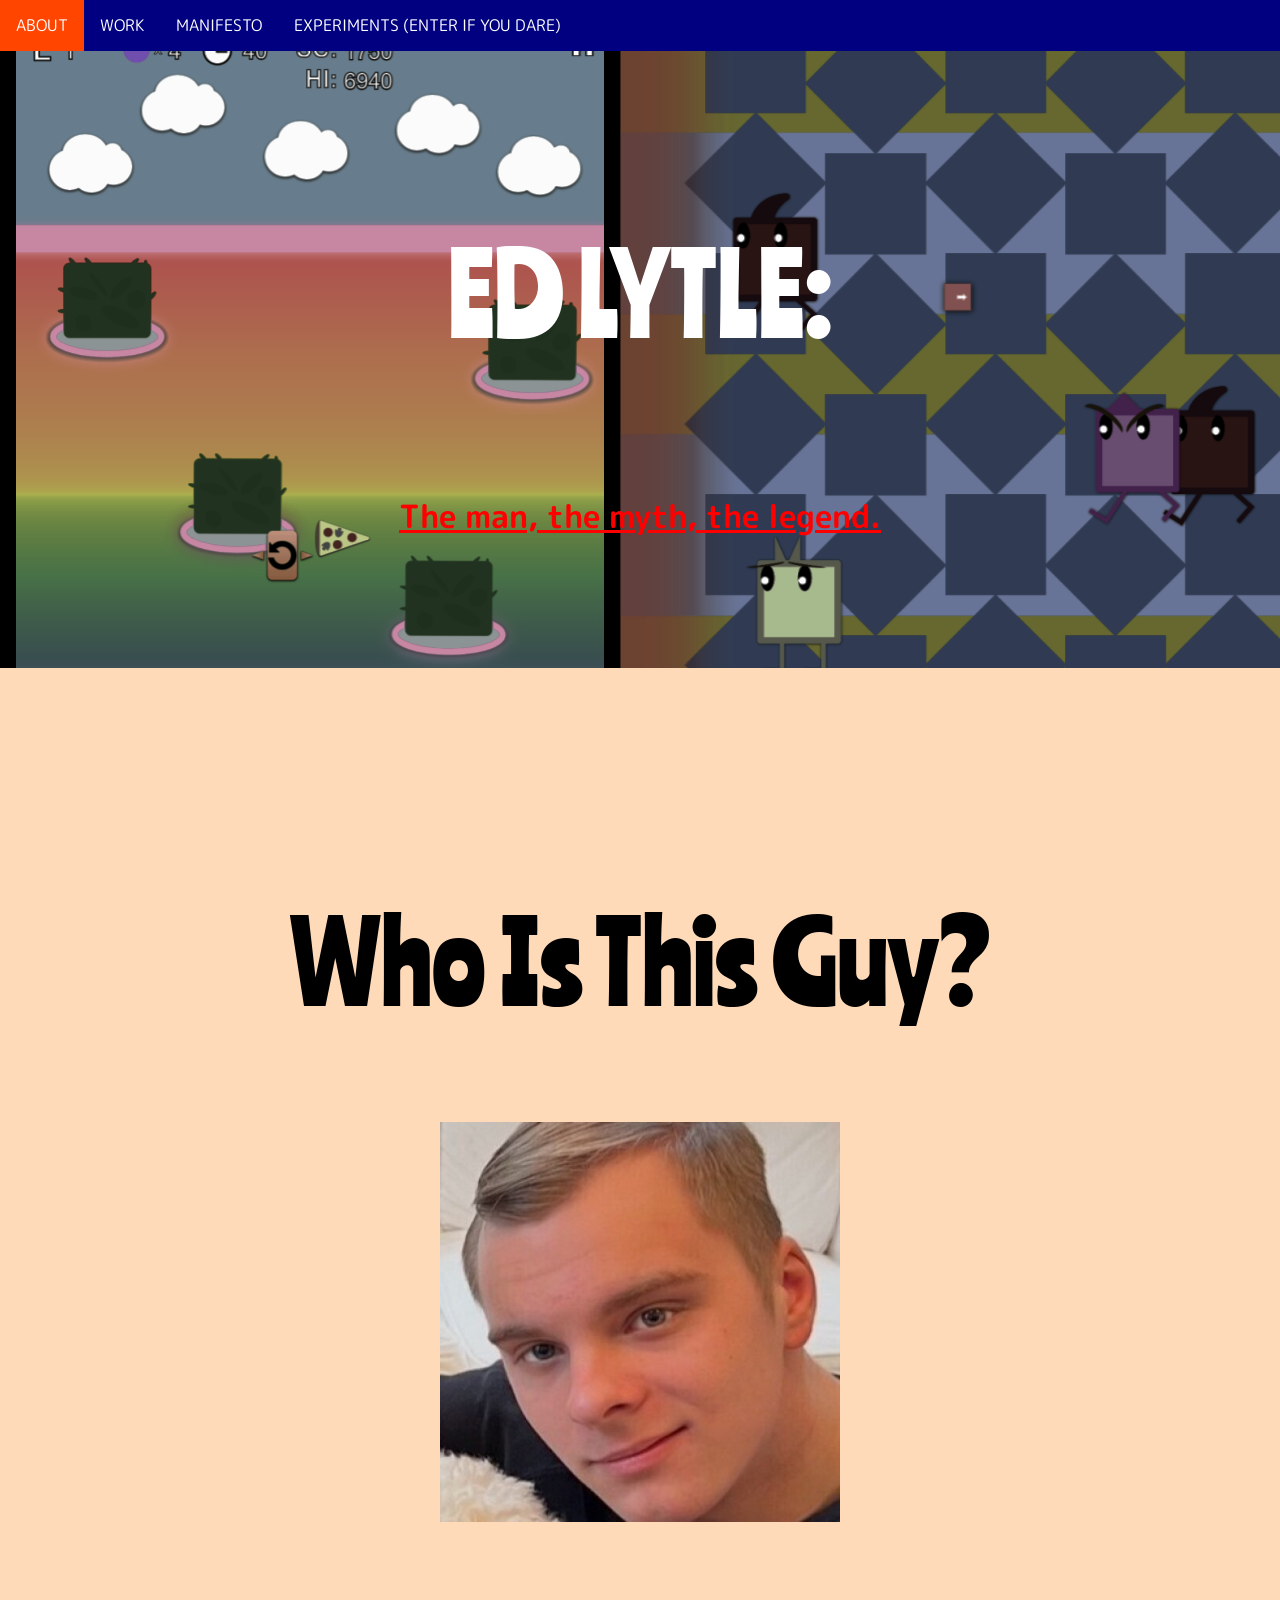
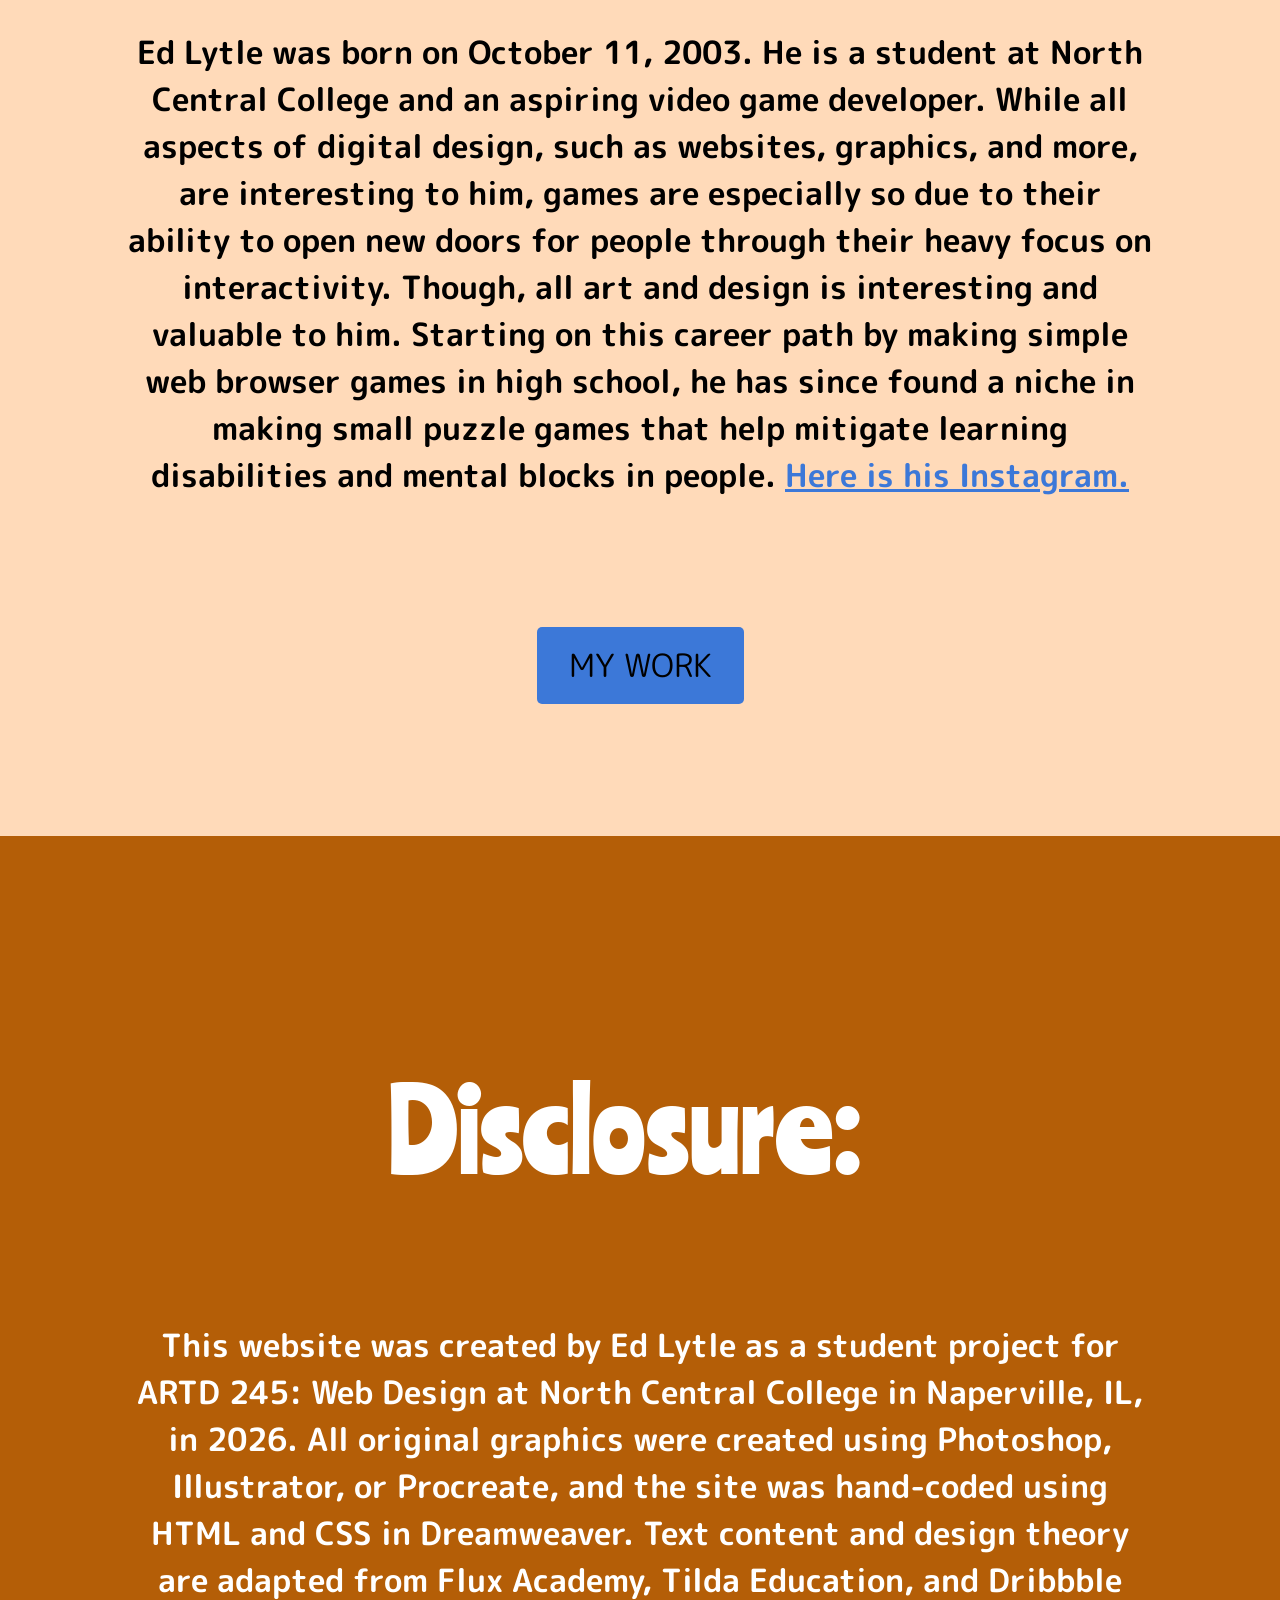
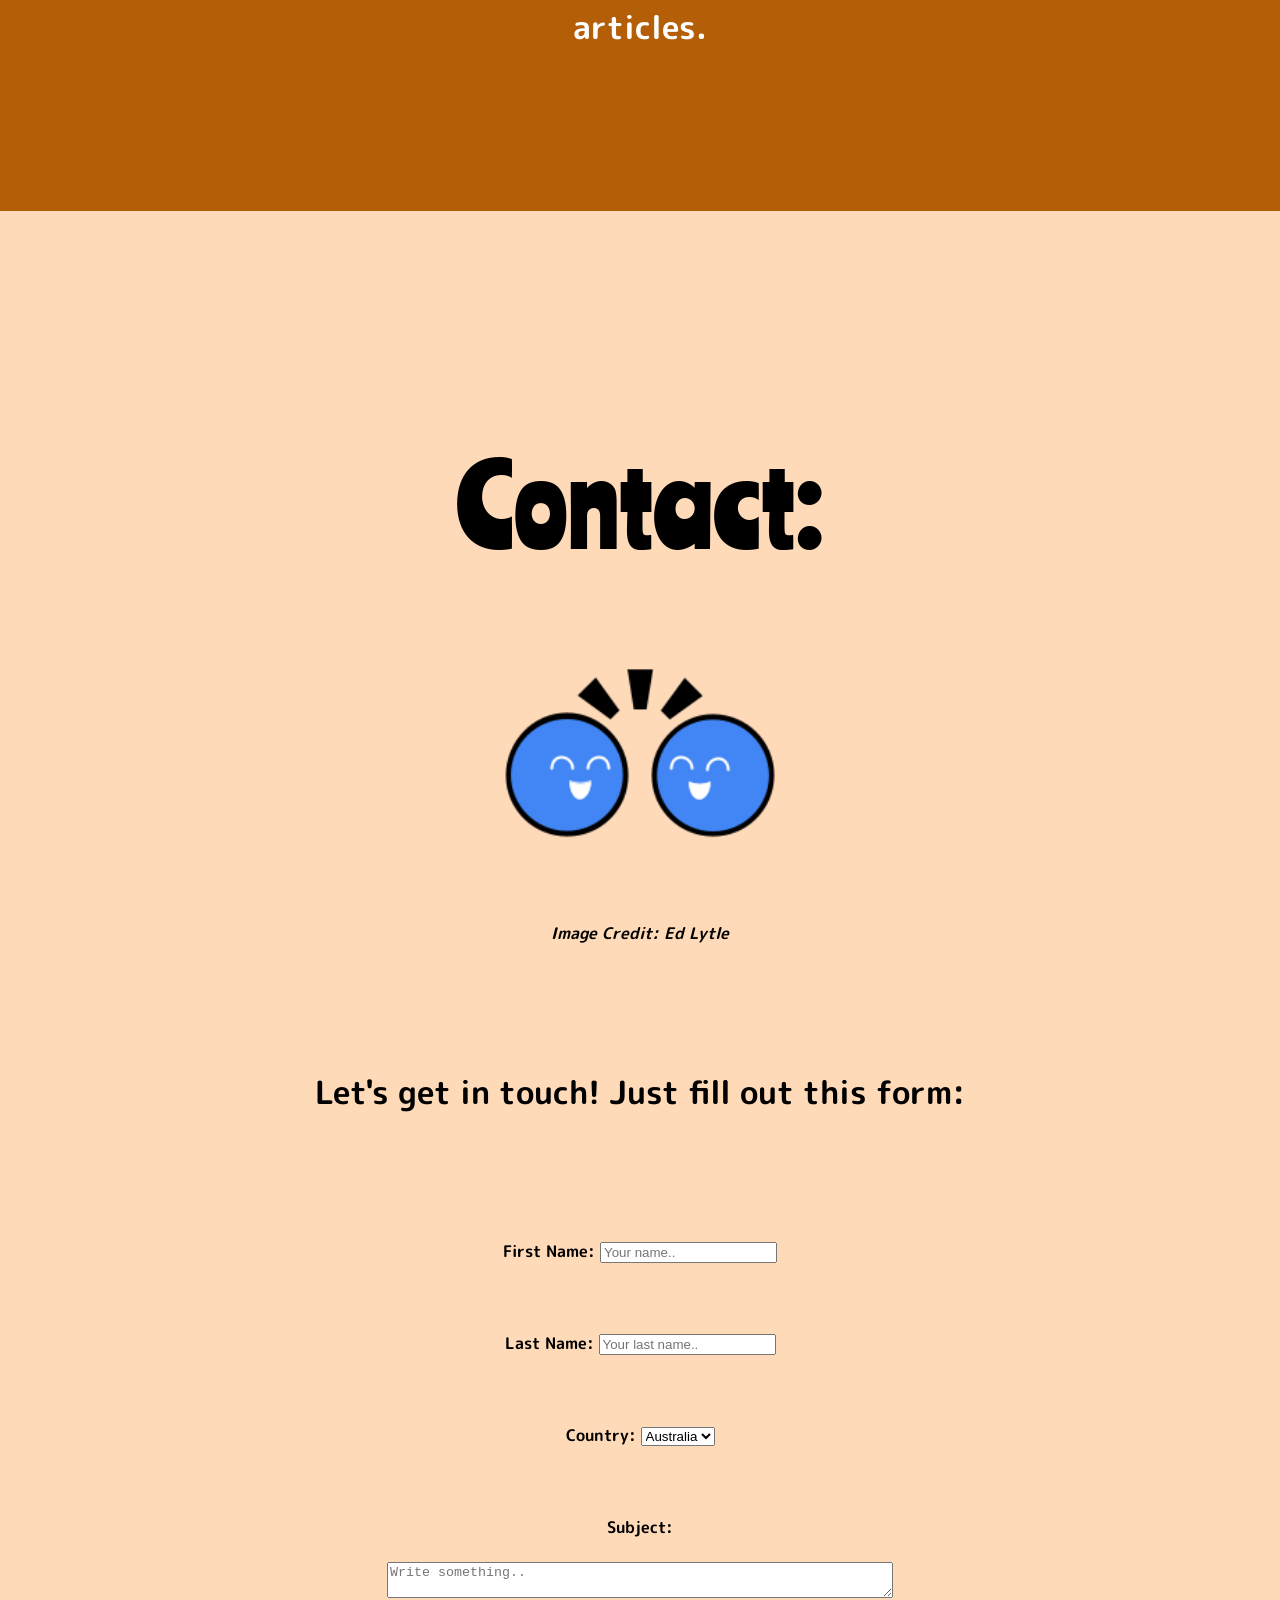
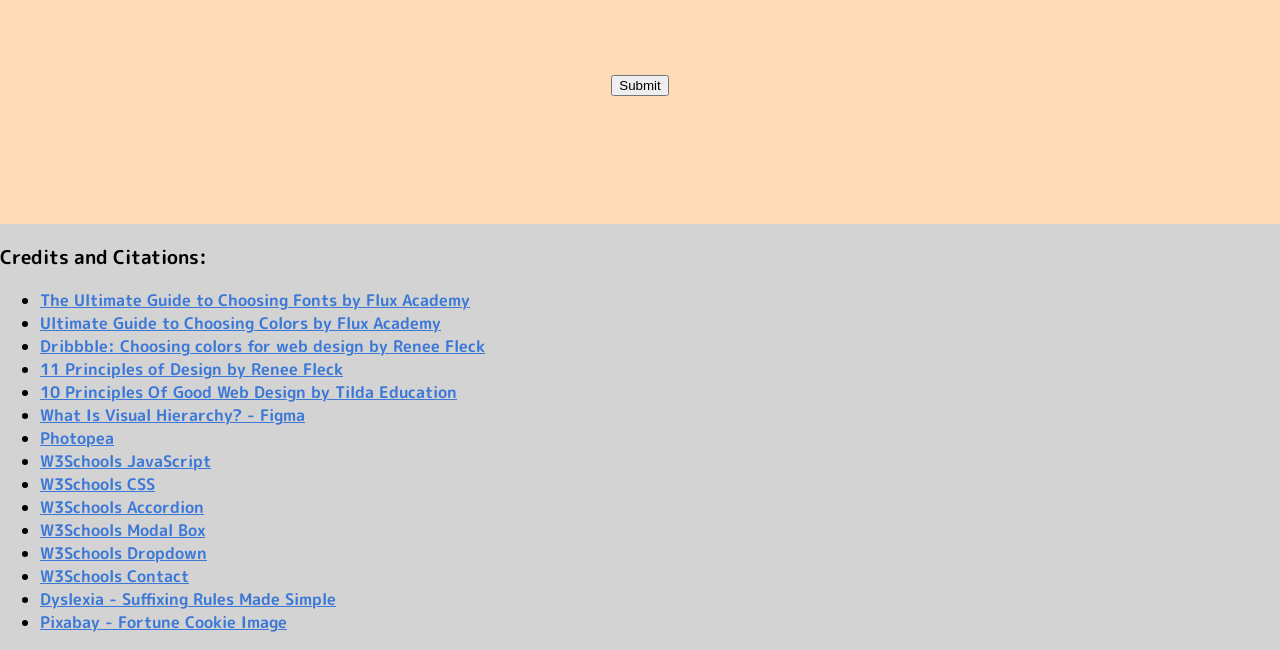
<file: index.html>
<!doctype html>
<html>
<head>
<meta charset="utf-8">
<title>About Me</title>
<title>!</title>
<link href="style.css" rel="stylesheet" type="text/css">
<link rel="preconnect" href="https://fonts.googleapis.com">
<link rel="preconnect" href="https://fonts.gstatic.com" crossorigin>
<link href="https://fonts.googleapis.com/css2?family=Comic+Relief:wght@400;700&family=Luckiest+Guy&family=M+PLUS+Rounded+1c&family=Ranchers&display=swap" rel="stylesheet">
</head>
	

<body>
	 <ul class="topnav">
  <li><a class="active" href="index.html">ABOUT</a></li>
  <li><a href="work.html">WORK</a></li>
  <li><a href="manifesto.html">MANIFESTO</a></li>
  <li><a href="experiments.html">EXPERIMENTS (ENTER IF YOU DARE)</a></li>
</ul>
	<section class="homehero"><!--Hero Section-->
		

		<div class="centerImage"> <h1 style="color: white; font-size: 7em">ED LYTLE:</h1>
		</div><br><br><br><br><a style="font-size: 2em" href="https://drive.google.com/drive/folders/138Dli7o9qefwIyKHkvK41R33B7PqEd4r" target="_blank"
			<cite class="centerImage"><strong>The man, the myth, the legend.</cite>
	</a>

	</section>
	
	<!--Typography Section-->
	<section class="sectionBG">
		
					<div class="centerImage"> 	
<h2 id="StartOfPage" style="font-size: 7em; margin-top: -50">Who Is This Guy?</h2>
	</div>
					<img  src="images/edlytle.jpg"images/fontpairing.png"" alt= "This guy seems cool." width="400"/>

		<br><br><br><br><p style= "font-size: 2em"; "text-align: left">Ed Lytle was born on October 11, 2003. He is a student at North Central College and an aspiring video game developer. While all aspects of digital design, such as websites, graphics, and more, are interesting to him, games are especially so due to their ability to open new doors for people through their heavy focus on interactivity. Though,  all art and design is interesting and valuable to him. Starting on this career path by making simple web browser games in high school, he has since found a niche in making small puzzle games that help mitigate learning disabilities and mental blocks in people. <a href="https://www.instagram.com/edlytle1/" target="_blank">Here is his Instagram.</a>
</p><br><br><br><br>
		<a href="work.html">
			<button class="button" style="font-size: 2em">MY WORK</button>
		</a>
	</section>
	
	<!--Color Section-->
	<section class="sectionBG2">

<div class="centerImage"> 
		<h2 style="font-size: 7em">Disclosure:</h3><br>
	<br>
	</div>
		<p style="font-size: 2em">This website was created by Ed Lytle as a student project for ARTD 245: Web Design at North Central College in Naperville, IL, in 2026. All original graphics were created using Photoshop, Illustrator, or Procreate, and the site was hand-coded using HTML and CSS in Dreamweaver. Text content and design theory are adapted from Flux Academy, Tilda Education, and Dribbble articles.</p>

</section>
	
<section class="sectionBG">
		
					<div class="centerImage"> 	
<h2 id="StartOfPage" style="font-size: 7em; margin-top: -50">Contact:</h2>
							
	</div>
	<img  src="images/Letsmeet.png" alt= "Let's Meet" width="300"/>
		<cite class="centerImage">Image Credit: Ed Lytle</cite><br><br><br><br>

		<p style= "font-size: 2em";>Let's get in touch! Just fill out this form:</p><br><br><br><br>
  <div class="container">
  <div style="text-align:center">
   
  </div>
  <div class="row">
<div class="column">
  <form action="/action_page.php">
        <label for="fname"style= "font-size: 1em">First Name: </label>
        <input type="text" id="fname" name="firstname" placeholder="Your name..""font-size: 2em"><br><br><br><br>
        <label for="lname"style= "font-size: 1em">Last Name: </label>
        <input type="text" id="lname" name="lastname" placeholder="Your last name..""font-size: 2em"><br><br><br><br>
        <label for="country"style= "font-size: 1em">Country: </label>
        <select id="country" name="country""font-size: 1em"><br><br><br><br>
          <option value="australia"style= "font-size: 1em">Australia</option>
          <option value="canada"style= "font-size: 1em">Canada</option>
          <option value="usa"style= "font-size: 1em">USA</option>
        </select><br><br><br><br>
        <label for="subject"style= "font-size: 1em">Subject:</label>
       <br><br><textarea id="subject" name="subject" placeholder="Write something.." style="width: 500px""font-size: 2em"></textarea><br><br><br><br>
        <input type="submit" value="Submit">
      </form>
  </div>
  </div>
</div>
	</section>

<footer><!--Credits/Citations Section-->
		<h3>	Credits and Citations:</h3>
		<ul>
			<li>
			<a href="https://www.flux-academy.com/blog/the-ultimate-guide-to-choosing-fonts" target="_blank">The Ultimate Guide to Choosing Fonts by Flux Academy</a>
			</li>
			
			<li>
			<a href="https://www.flux-academy.com/blog/ultimate-guide-to-choosing-colors-for-web-design" target="_blank">Ultimate Guide to Choosing Colors by Flux Academy</a>
			</li>
			
			<li>
			<a href="https://dribbble.com/stories/2018/12/19/choosing-colors-for-web-design-a-practical-ui-color-application-guide" target="_blank">Dribbble: Choosing colors for web design by Renee Fleck</a>
			</li>
			
			<li>
			<a href="https://dribbble.com/resources/education/principles-of-design/" target="_blank">11 Principles of Design by Renee Fleck</a>
			</li>
			
			<li>
			<a href="https://tilda.education/en/web-design-principles" target="_blank">10 Principles Of Good Web Design by Tilda Education</a>
			</li>
			<li>
			<a href="https://www.figma.com/resource-library/what-is-visual-hierarchy/" target="_blank">What Is Visual Hierarchy? - Figma</a>
			</li>
			<li>
			<a href="https://www.photopea.com/?utm_source=homescreen" target="_blank">Photopea</a>
			</li>
						<li>
			<a href="https://www.w3schools.com/js/" target="_blank">W3Schools JavaScript</a>
			</li>
			<li>
			<a href="https://www.w3schools.com/css/" target="_blank">W3Schools CSS</a>
			</li>
			<li>
			<a href="https://www.w3schools.com/howto/howto_js_accordion.asp" target="_blank">W3Schools Accordion</a>
			</li>
			<li>
			<a href="https://www.w3schools.com/howto/howto_css_modals.asp" target="_blank">W3Schools Modal Box</a>
			</li>
			<li>
			<a href="https://www.w3schools.com/howto/howto_js_dropdown.asp" target="_blank">W3Schools Dropdown</a>
			</li>
			<li>
			<a href="https://www.w3schools.com/howto/howto_css_contact_section.asp" target="_blank">W3Schools Contact</a>
			</li>

			<li>
			<a href="https://louiseselbydyslexia.com/suffixing-rules-made-simple/">Dyslexia  - Suffixing Rules Made Simple</a>
			</li>

			<li>
			<a href="https://pixabay.com/vectors/fortune-cookie-fortune-cookie-575751/" target="_blank">Pixabay - Fortune Cookie Image </a>
			</li>

		</ul>
		
	
	</footer>
	
	
</body>
</html>
</file>
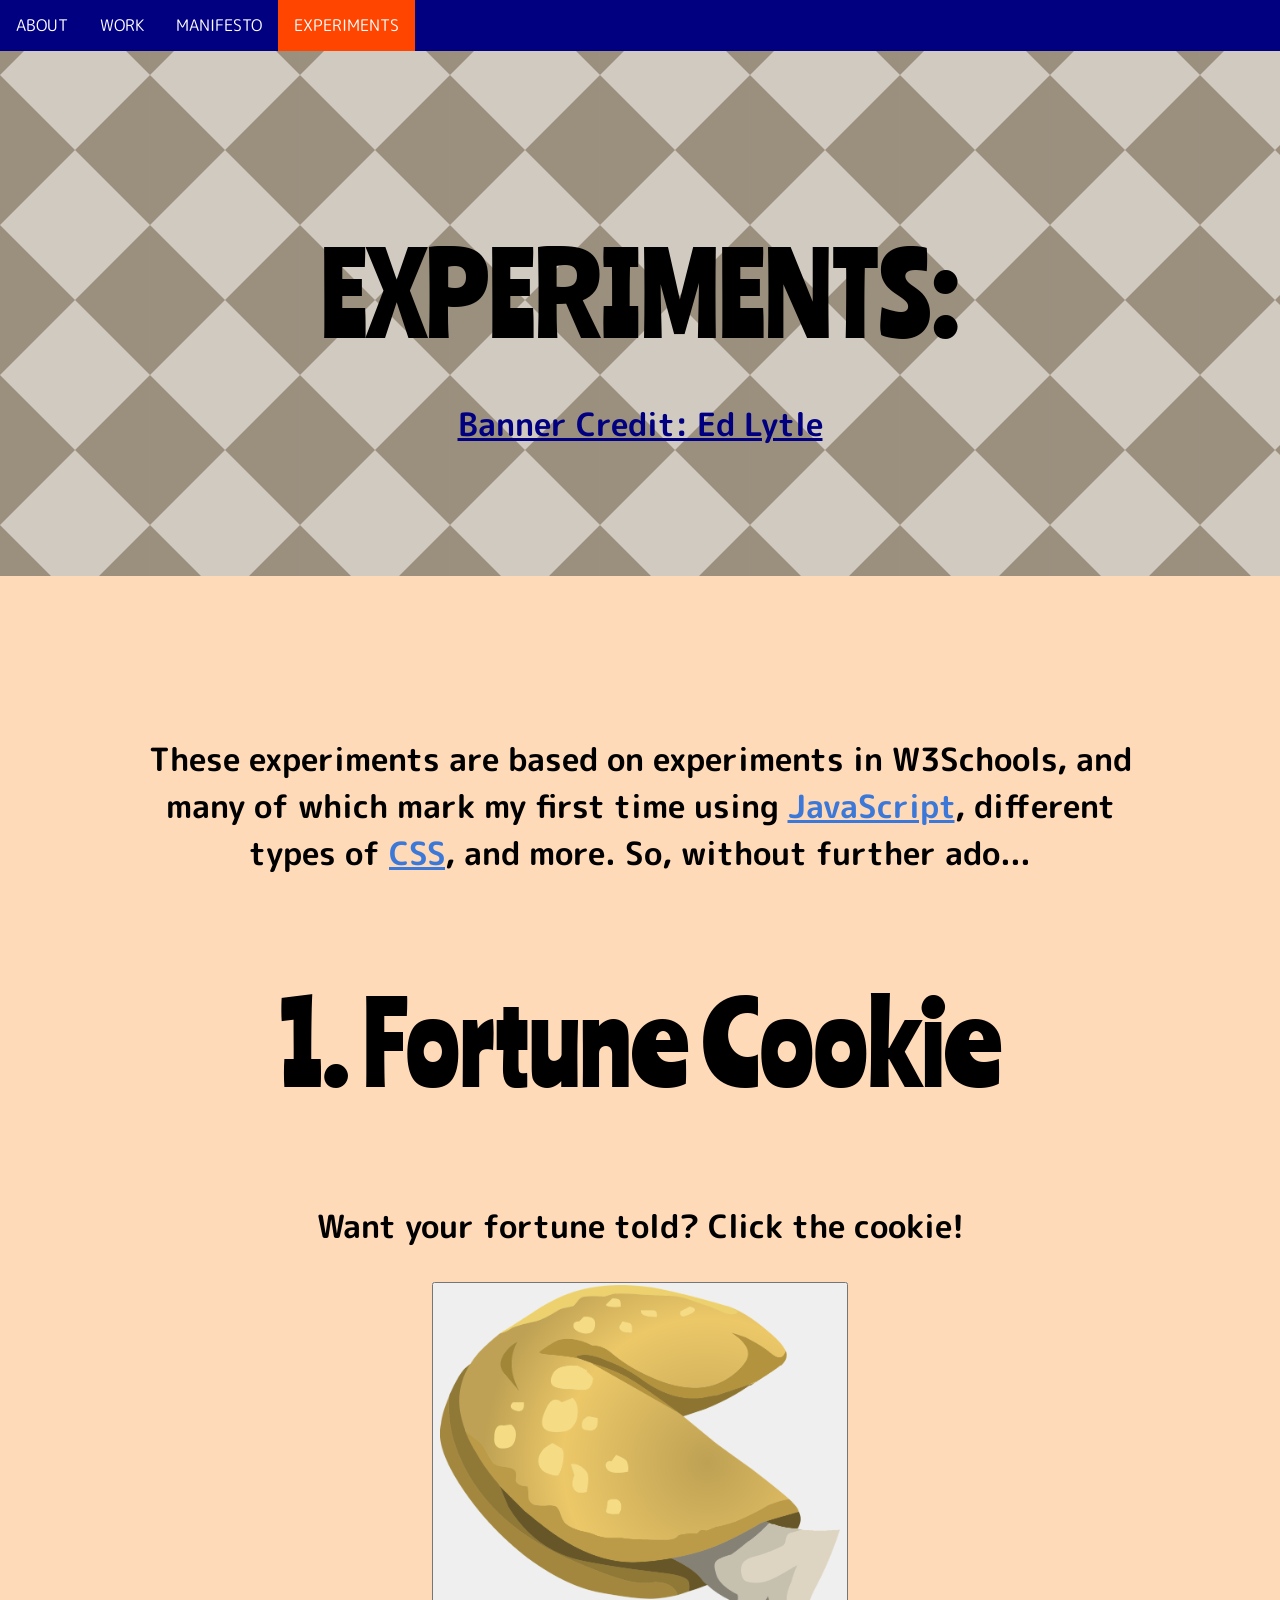
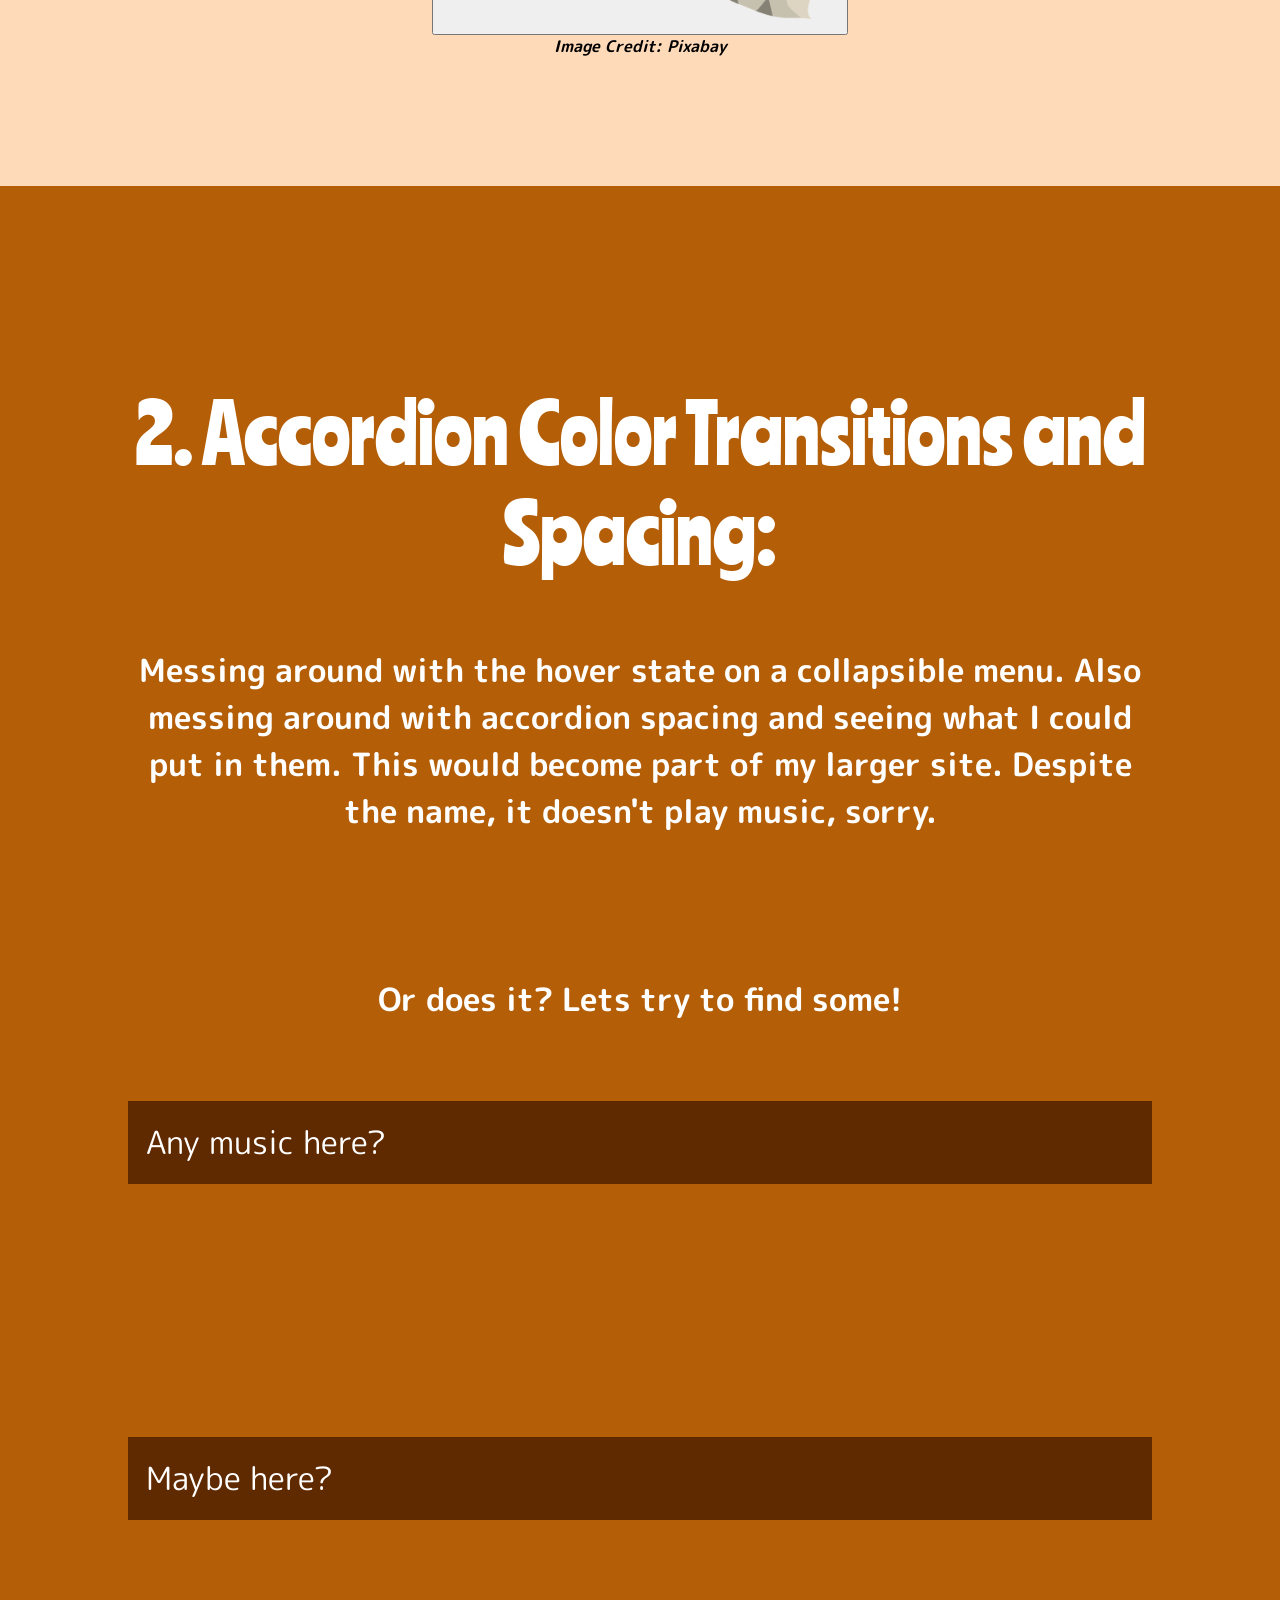
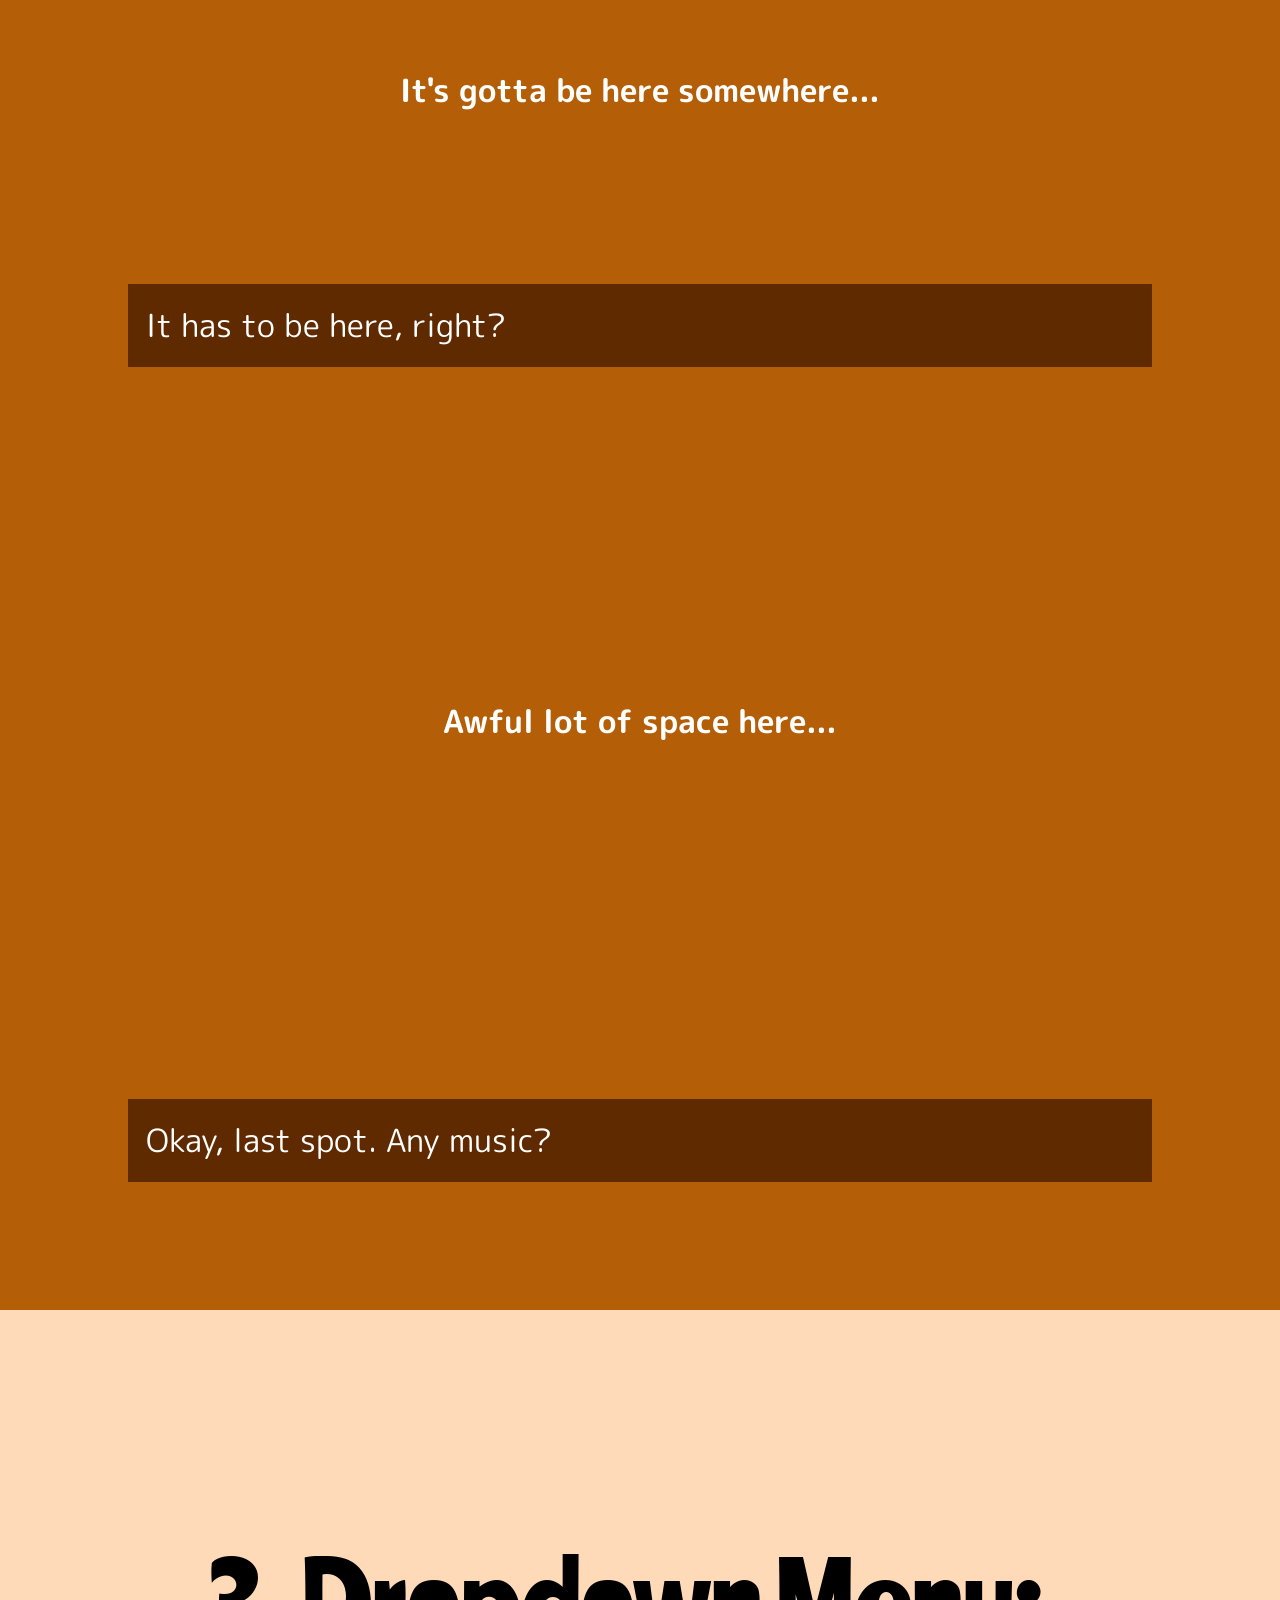
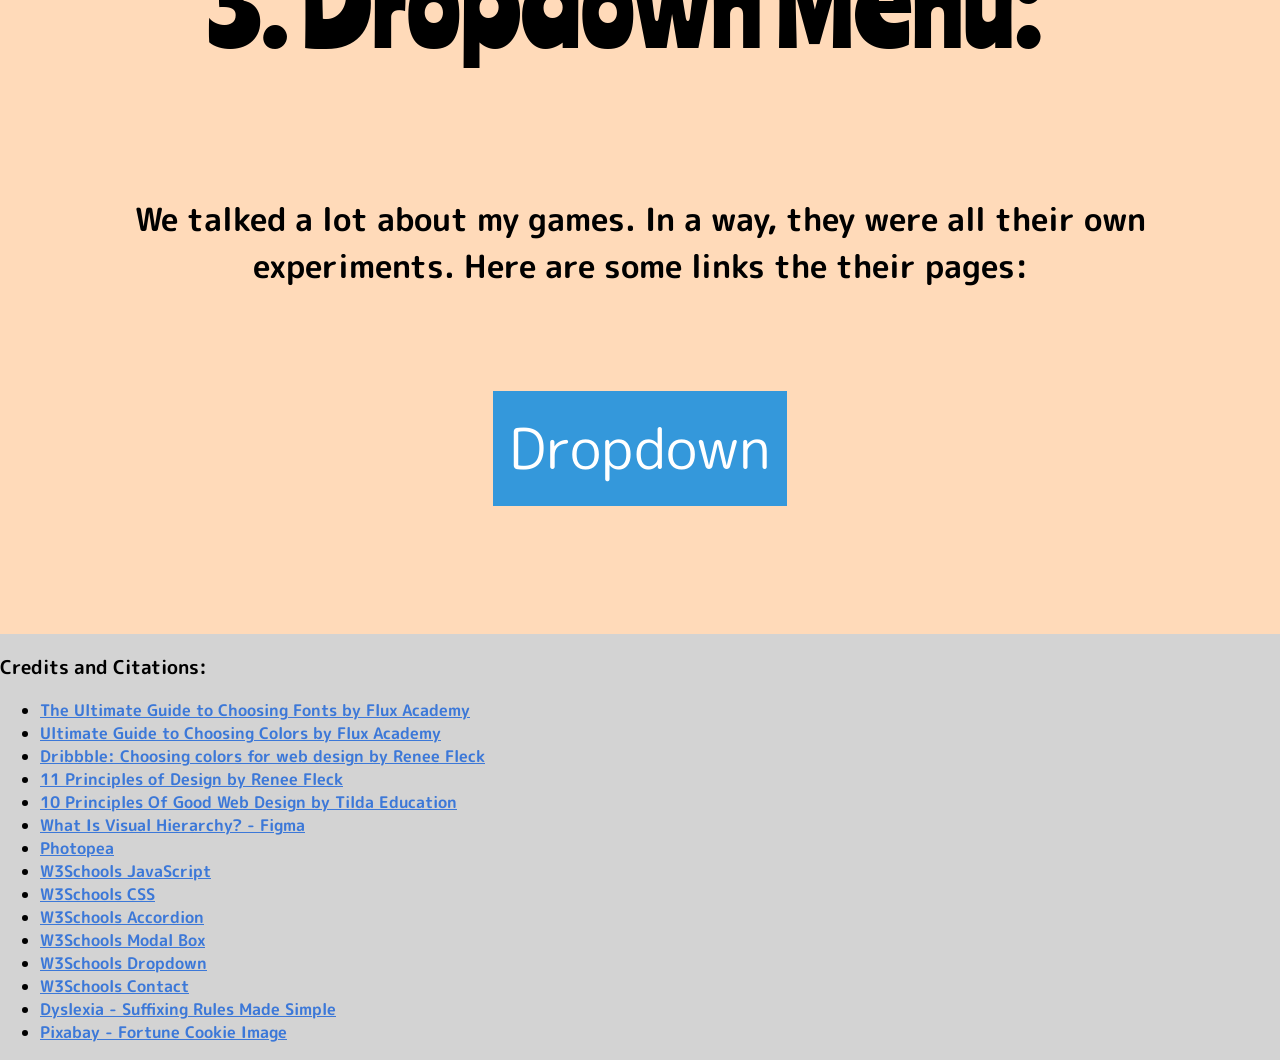
<file: experiments.html>
<!doctype html>
<html>
<head>
<meta charset="utf-8">
<title>About Me</title>
<title>!</title>
<link href="style.css" rel="stylesheet" type="text/css">
<link rel="preconnect" href="https://fonts.googleapis.com">
<link rel="preconnect" href="https://fonts.gstatic.com" crossorigin>
<link href="https://fonts.googleapis.com/css2?family=Comic+Relief:wght@400;700&family=Luckiest+Guy&family=M+PLUS+Rounded+1c&family=Ranchers&display=swap" rel="stylesheet">
</head>
	

<body>
	 <ul class="topnav">
  <li><a  href="index.html">ABOUT</a></li>
  <li><a href="work.html">WORK</a></li>
  <li><a href="manifesto.html">MANIFESTO</a></li>
  <li><a class="active" href="experiments.html">EXPERIMENTS</a></li>
</ul>
	<section class="hero"><!--Hero Section-->
		

		<div class="centerImage"> <h1 style="font-size: 7em">EXPERIMENTS:</h1>
		</div>
<a style="font-size: 2em" href="https://drive.google.com/drive/folders/138Dli7o9qefwIyKHkvK41R33B7PqEd4r" target="_blank"
			<cite class="centerImage"><strong>Banner Credit: Ed Lytle</cite>
	</a>
	</section>
	
	<!--Typography Section-->
	<section class="sectionBG">
		<p style="font-size: 2em">These experiments are based on experiments in W3Schools, and many of which mark my first time using <a href="https://www.w3schools.com/js/" target="_blank">JavaScript</a>, different types of <a href="https://www.w3schools.com/css/" target="_blank">CSS</a>, and more. So, without further ado...</p>
		
					<div class="magnifyshake"> 	
<h2 id="StartOfPage" style="font-size: 7em; margin-top: -50">1. Fortune Cookie</h2>
	</div>
		<p style= "font-size: 2em"; "text-align: left">Want your fortune told? Click the cookie!</p>
		<!-- Trigger/Open The Modal -->
		<div class="centerImage"> 		
			
	   </div>

<button id="myBtn" style="font-size: 3.5em;"><img  src="images/fortunecookie.png"images/fontpairing.png"" alt= "The cookie." width="400"/></button><br>
	<cite class="centerImage">Image Credit: Pixabay</cite>
<!-- The Modal -->
<div id="myModal" class="modal">

  <!-- Modal content -->
  <div class="modal-content">
    <span class="close">&times;</span>
    <p style="font-size: 3.5em;">You will have a good day today. :D</p><br>
	  <p style="font-size: 1em;">Buy more cookies.</p>
  </div>
<!-- The Modal -->
<div id="myModal" class="modal">

  <!-- Modal content -->
  <div class="modal-content">
    <span class="close">&times;</span>
    <p>Some text in the Modal..</p>
  </div>

</div>

<script>
// Get the modal
var modal = document.getElementById("myModal");

// Get the button that opens the modal
var btn = document.getElementById("myBtn");

// Get the <span> element that closes the modal
var span = document.getElementsByClassName("close")[0];

// When the user clicks the button, open the modal 
btn.onclick = function() {
  modal.style.display = "block";
}

// When the user clicks on <span> (x), close the modal
span.onclick = function() {
  modal.style.display = "none";
}

// When the user clicks anywhere outside of the modal, close it
window.onclick = function(event) {
  if (event.target == modal) {
    modal.style.display = "none";
  }
}
</script>

</div>
	</section>
	

<section class="sectionBG2">
		
					<div class="magnifyshake"> 	
<h2 id="StartOfPage" style="font-size: 5em; margin-top: -50">2. Accordion Color Transitions and Spacing:</h2>
	
	</div>
		<p style= "font-size: 2em"; "text-align: left">Messing around with the hover state on a collapsible menu. Also messing around with accordion spacing and seeing what I could put in them. This would become part of my larger site. Despite the name, it doesn't play music, sorry.<br><br><br><br> Or does it? Lets try to find some!</p><br><br>
	<button class="accordion" style="font-size: 2em;">Any music here?</button>
<div class="panel">
  <p style="font-size: 2em;" >Not seeing any.</p>
</div>
<br><br><br><br><br><br><br><br><br><br><br><br>
<button class="accordion"style="font-size: 2em;">Maybe here?</button>
<div class="panel">
  <p style="font-size: 2em;" >Doesn't look like it...</p>
</div>
<br><br><br><br><br><br><p style="font-size: 2em;">It's gotta be here somewhere...</p><br><br><br><br><br><br>
<button class="accordion" style="font-size: 2em;">It has to be here, right?</button>
<div class="panel">
  <p style="font-size: 2em;">Nothing. Zero. Zip. Zilch. Nada.</p>
</div>
<br><br><br><br><br><br><br><br><br><br><br><br><br><br><p style="font-size: 2em;">Awful lot of space here...</p><br><br><br><br><br><br><br><br><br><br><br><br><br><br>
<button class="accordion"style="font-size: 2em;">Okay, last spot. Any music?</button>
<div class="panel">
			<br><br><br><br>	<img  src="images/whitenotes.png" alt= "Music notes." width="216"/>
								<cite class="centerImage">Image Credit: Ed Lytle</cite>

<br><br>
  <p style="font-size: 2em;">You found it! This counts, right?</p>
</div>
<script>
var acc = document.getElementsByClassName("accordion");
var i;

for (i = 0; i < acc.length; i++) {
  acc[i].addEventListener("click", function() {
    this.classList.toggle("active");
    var panel = this.nextElementSibling;
    if (panel.style.display === "block") {
      panel.style.display = "none";
    } else {
      panel.style.display = "block";
    }
  });
}
</script>
</section>

	<!--Color Section-->
	<section class="sectionBG">

<div class="centerImage"> 
		<h2 style="font-size: 7em">3. Dropdown Menu:</h3><br>
	<br>
	</div>
		<p style="font-size: 2em">We talked a lot about my games. In a way, they were all their own experiments. Here are some links the their pages:</p><br><br><br>
<div class="dropdown">
  <button onclick="myFunction()" class="dropbtn" style="font-size: 3.5em;">Dropdown</button>
  <div id="myDropdown" class="dropdown-content">
    <a href="https://ed-lytle.itch.io/roll-toss" target="_blank" style="font-size: 2em;">GAME 1</a>
    <a href= "https://ed-lytle.itch.io/trent-the-triangle" target="_blank" style="font-size: 2em;">GAME 2</a>
    <a href="https://www.graycellgames.com/" target="_blank" style="font-size: 2em;">GAME 3</a>
  </div>
</div>

<script>
/* When the user clicks on the button, 
toggle between hiding and showing the dropdown content */
function myFunction() {
  document.getElementById("myDropdown").classList.toggle("show");
}

// Close the dropdown if the user clicks outside of it
window.onclick = function(event) {
  if (!event.target.matches('.dropbtn')) {
    var dropdowns = document.getElementsByClassName("dropdown-content");
    var i;
    for (i = 0; i < dropdowns.length; i++) {
      var openDropdown = dropdowns[i];
      if (openDropdown.classList.contains('show')) {
        openDropdown.classList.remove('show');
      }
    }
  }
}
</script>

</section>


<footer><!--Credits/Citations Section-->
		<h3>	Credits and Citations:</h3>
		<ul>
			<li>
			<a href="https://www.flux-academy.com/blog/the-ultimate-guide-to-choosing-fonts" target="_blank">The Ultimate Guide to Choosing Fonts by Flux Academy</a>
			</li>
			
			<li>
			<a href="https://www.flux-academy.com/blog/ultimate-guide-to-choosing-colors-for-web-design" target="_blank">Ultimate Guide to Choosing Colors by Flux Academy</a>
			</li>
			
			<li>
			<a href="https://dribbble.com/stories/2018/12/19/choosing-colors-for-web-design-a-practical-ui-color-application-guide" target="_blank">Dribbble: Choosing colors for web design by Renee Fleck</a>
			</li>
			
			<li>
			<a href="https://dribbble.com/resources/education/principles-of-design/" target="_blank">11 Principles of Design by Renee Fleck</a>
			</li>
			
			<li>
			<a href="https://tilda.education/en/web-design-principles" target="_blank">10 Principles Of Good Web Design by Tilda Education</a>
			</li>
			<li>
			<a href="https://www.figma.com/resource-library/what-is-visual-hierarchy/" target="_blank">What Is Visual Hierarchy? - Figma</a>
			</li>
			<li>
			<a href="https://www.photopea.com/?utm_source=homescreen" target="_blank">Photopea</a>
			</li>	<li>
			<a href="https://www.w3schools.com/js/" target="_blank">W3Schools JavaScript</a>
			</li>
			<li>
			<a href="https://www.w3schools.com/css/" target="_blank">W3Schools CSS</a>
			</li>
			<li>
			<a href="https://www.w3schools.com/howto/howto_js_accordion.asp" target="_blank">W3Schools Accordion</a>
			</li>
			<li>
			<a href="https://www.w3schools.com/howto/howto_css_modals.asp" target="_blank">W3Schools Modal Box</a>
			</li>
			<li>
			<a href="https://www.w3schools.com/howto/howto_js_dropdown.asp" target="_blank">W3Schools Dropdown</a>
			</li>
			<li>
			<a href="https://www.w3schools.com/howto/howto_css_contact_section.asp" target="_blank">W3Schools Contact</a>
			</li>

			<li>
			<a href="https://louiseselbydyslexia.com/suffixing-rules-made-simple/">Dyslexia  - Suffixing Rules Made Simple</a>
			</li>

			<li>
			<a href="https://pixabay.com/vectors/fortune-cookie-fortune-cookie-575751/" target="_blank">Pixabay - Fortune Cookie Image </a>
			</li>

		</ul>
		
	
	</footer>
	
	
</body>
</html>
</file>
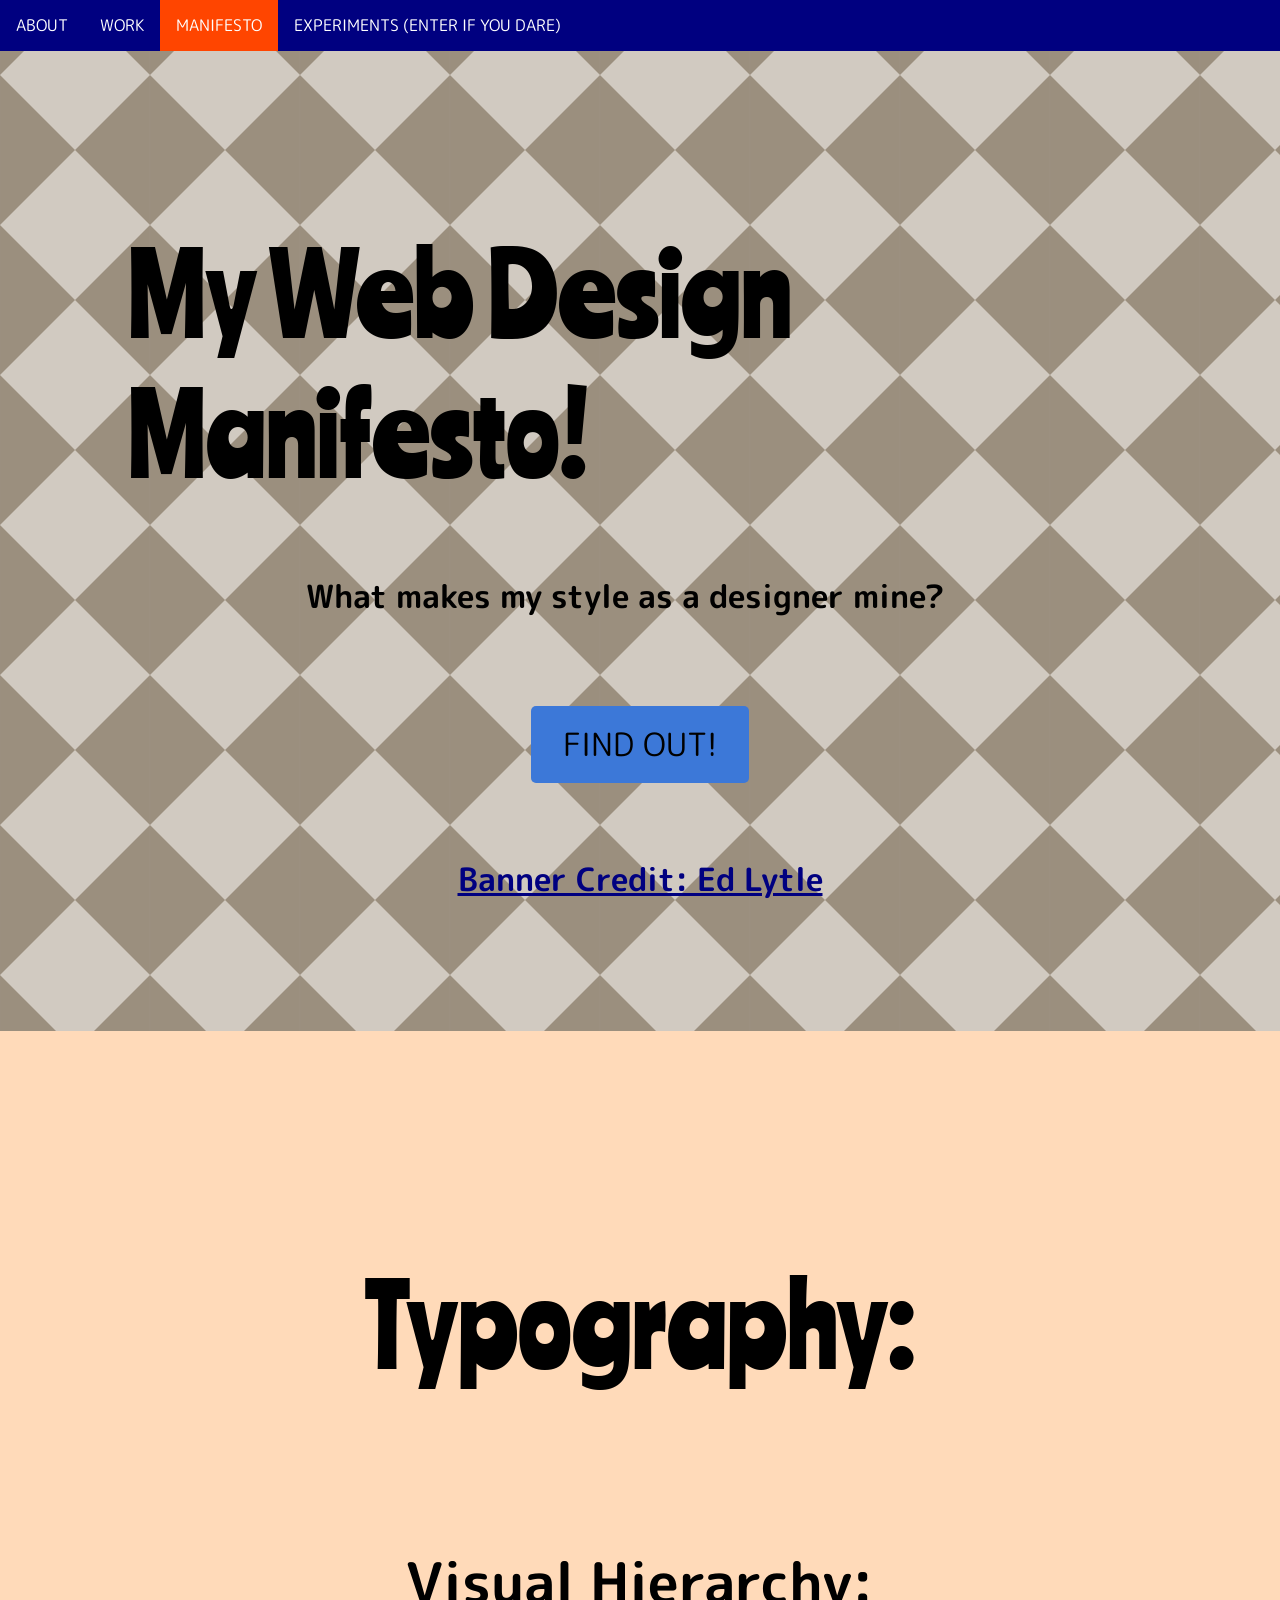
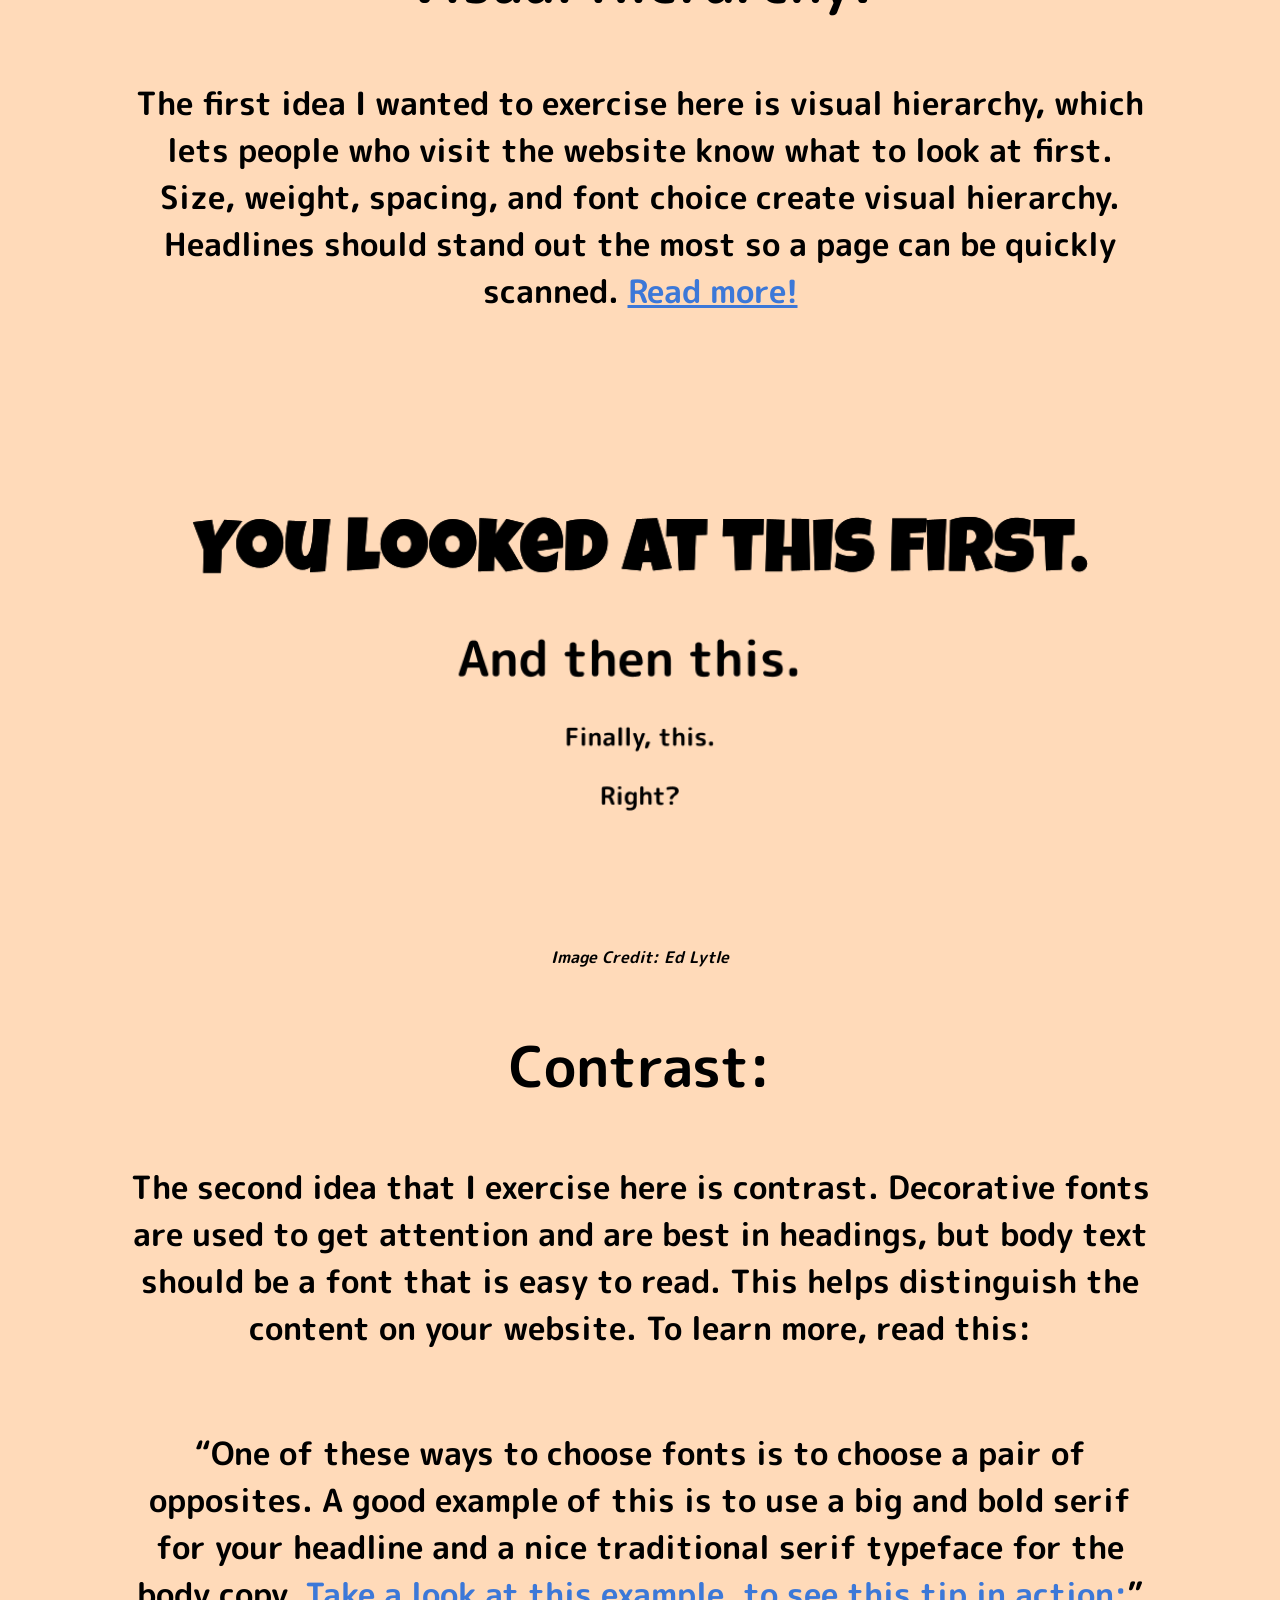
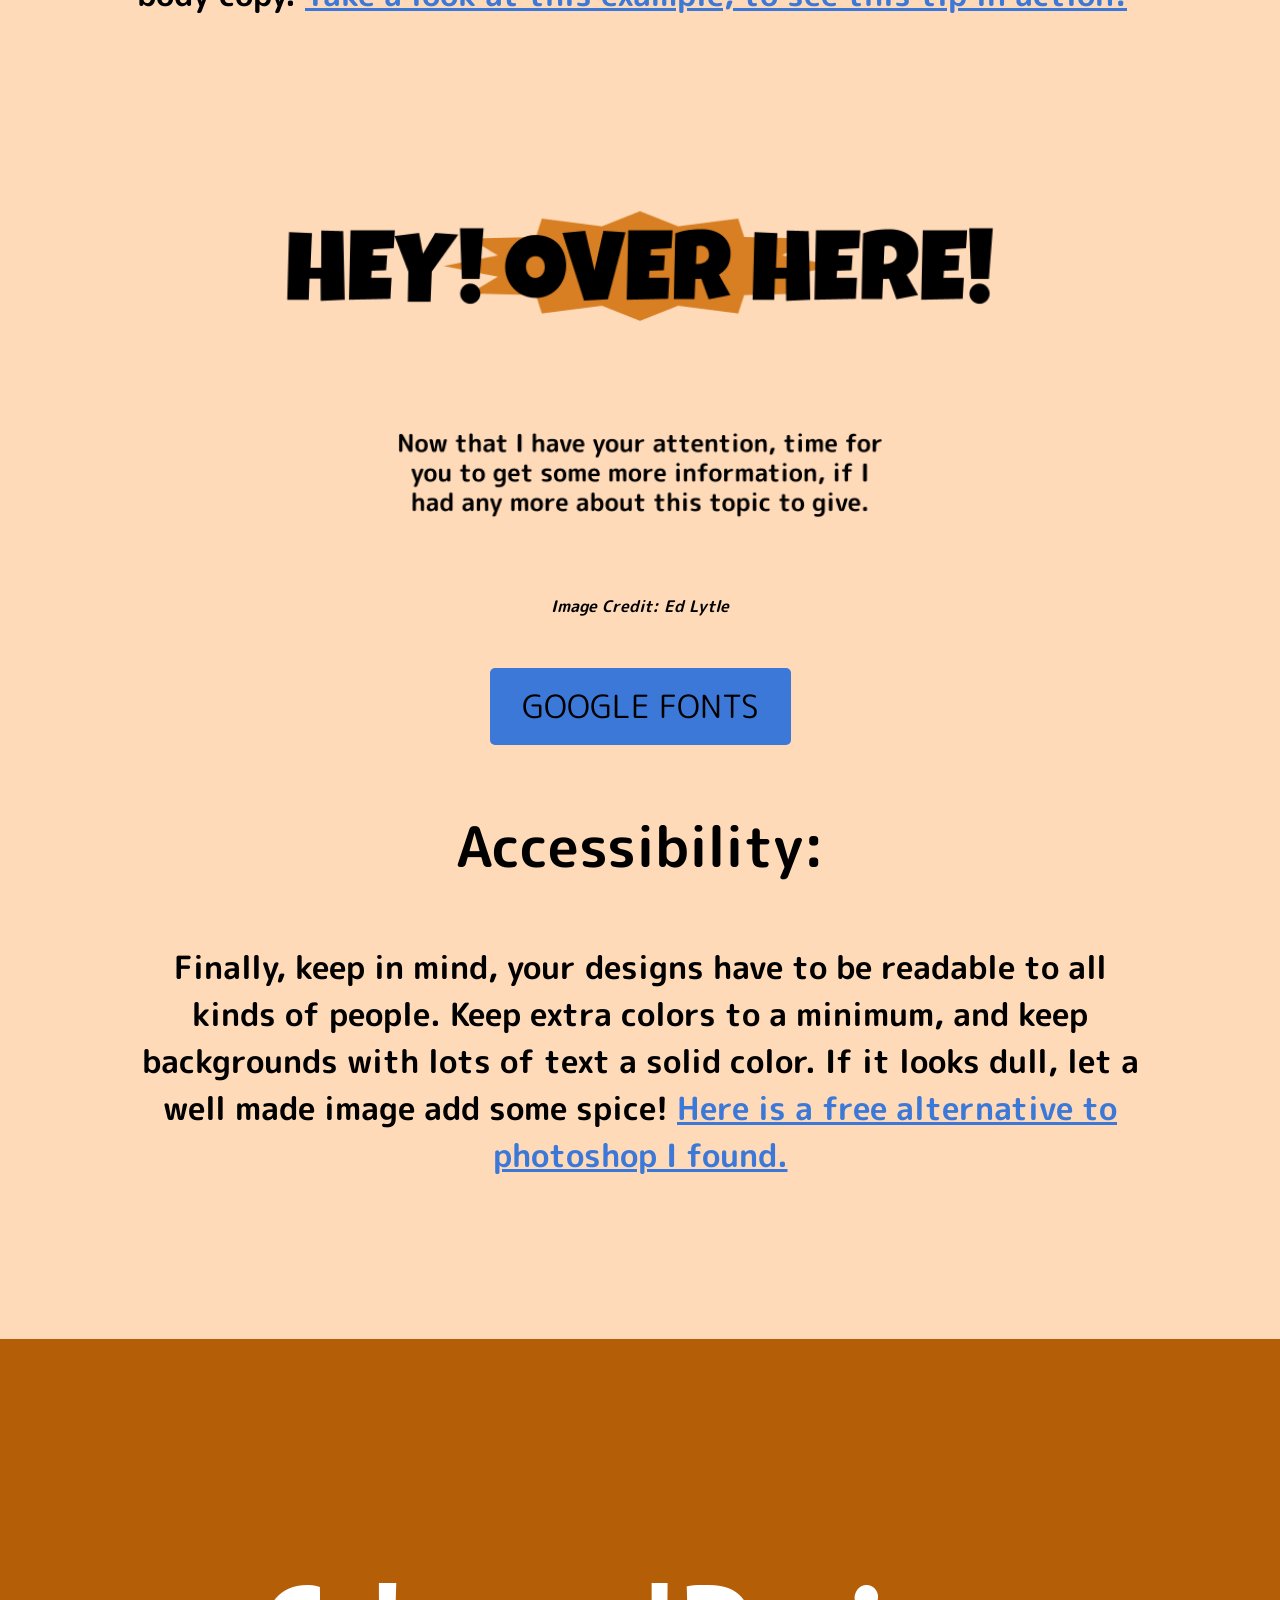
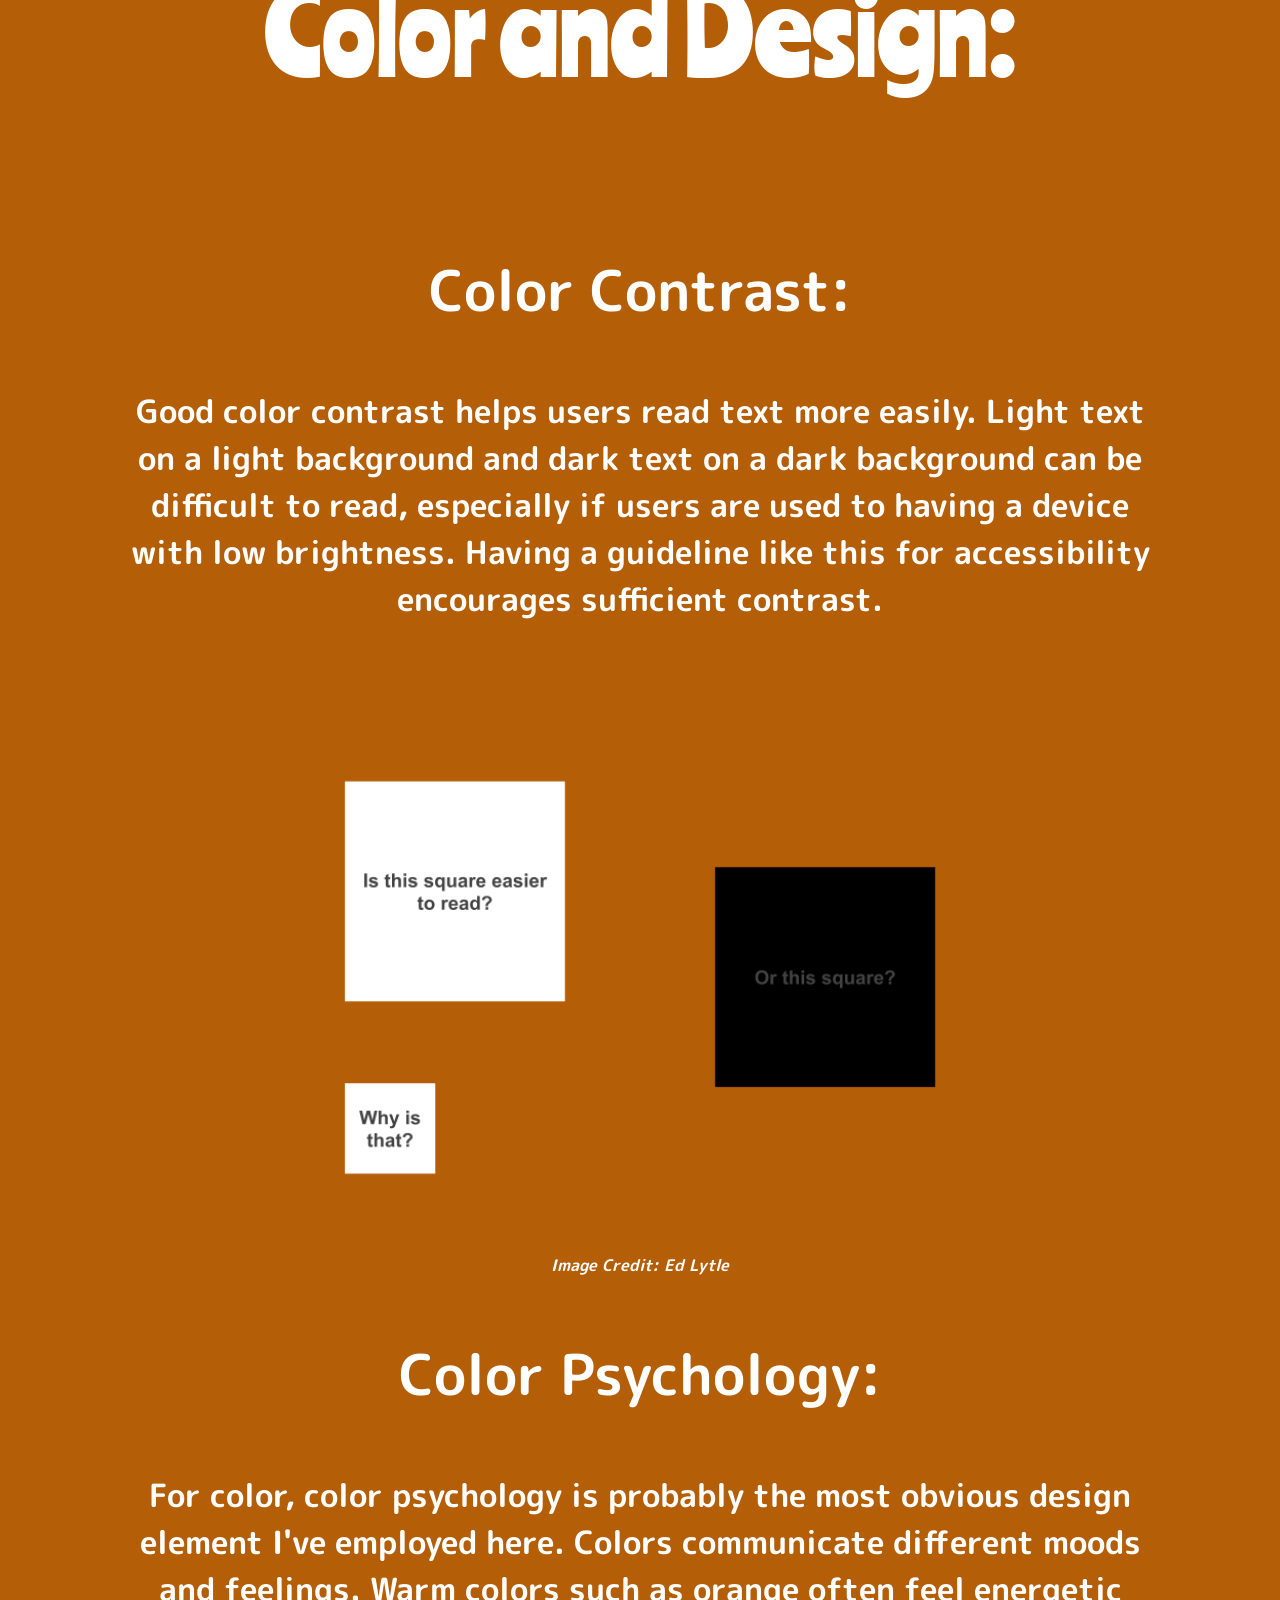
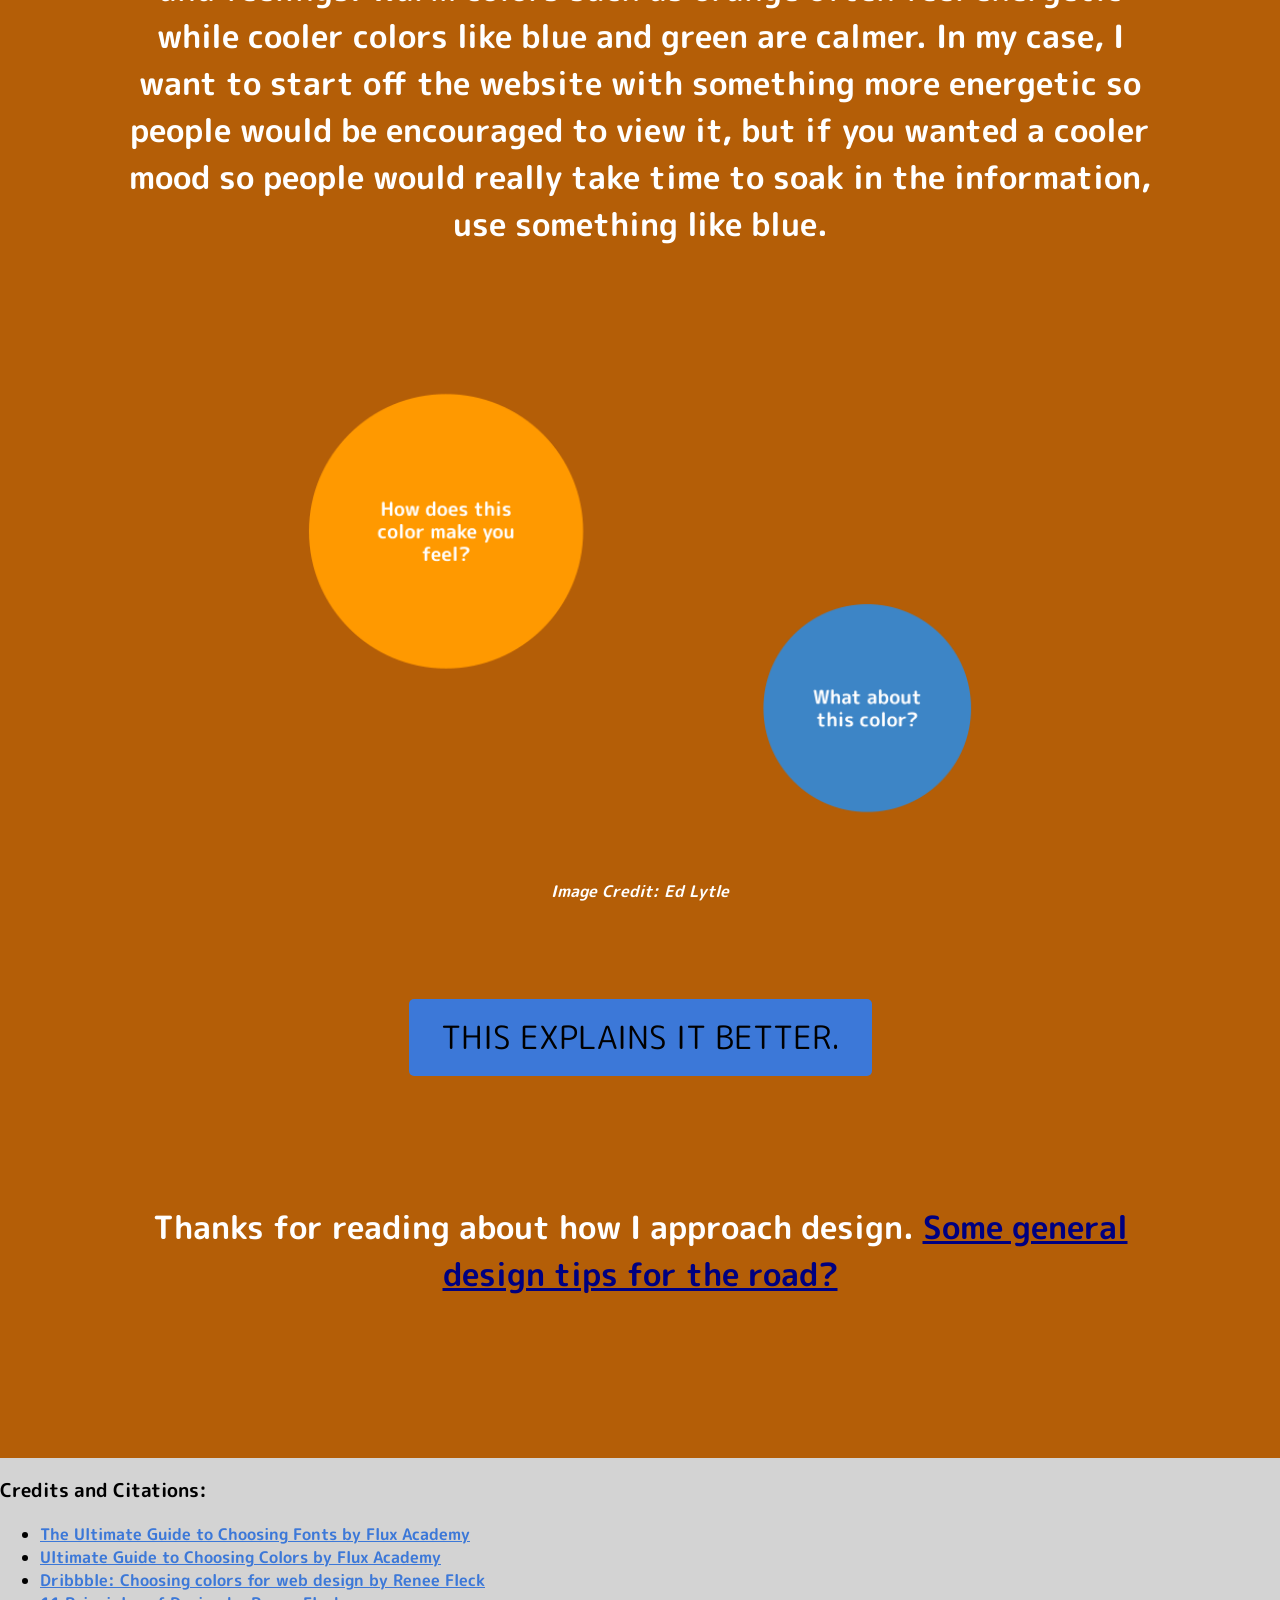
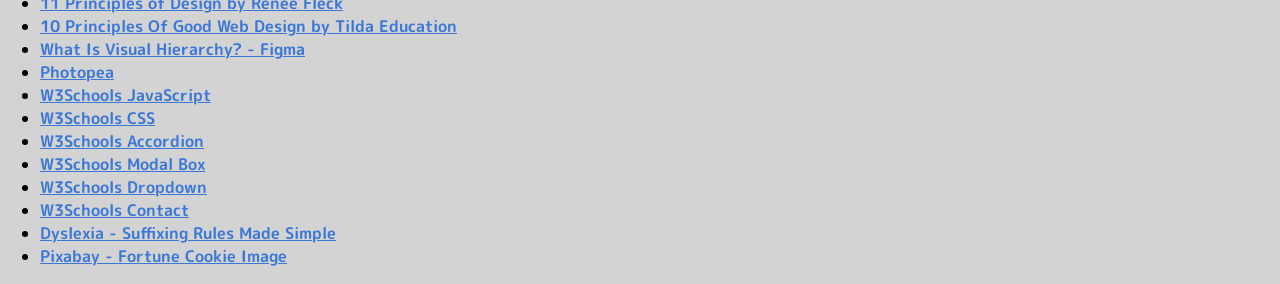
<file: manifesto.html>
<!doctype html>
<html>
<head>
<meta charset="utf-8">
<title>My Web Design Manifesto</title>
<title>!</title>
<link href="style.css" rel="stylesheet" type="text/css">
<link rel="preconnect" href="https://fonts.googleapis.com">
<link rel="preconnect" href="https://fonts.gstatic.com" crossorigin>
<link href="https://fonts.googleapis.com/css2?family=Comic+Relief:wght@400;700&family=Luckiest+Guy&family=M+PLUS+Rounded+1c&family=Ranchers&display=swap" rel="stylesheet">
</head>
	

<body>
	 <ul class="topnav">
  
  
<li><a href="index.html">ABOUT</a></li>
<li><a href="work.html">WORK</a></li>
<li><a class="active" href="manifesto.html">MANIFESTO</a></li>
  <li><a href="experiments.html">EXPERIMENTS (ENTER IF YOU DARE)</a></li>
</ul>
	<section class="hero"><!--Hero Section-->
		

		<div class="centerImage"> <h1 style="font-size: 7em">My Web Design Manifesto!
		</h1><br><br><br><br>
		</div>
	  <div class="centerImage">
		<h3 style="font-size: 2em" "margin-top: -300;">What makes my style as a designer mine?</h3><br><br><br><br>
		<br><br><br>
			</div>
		

		<div class="centerImage"> 		
			<a href="#StartOfPage">
			<button class="button" style= "font-size: 2em">FIND OUT!</button><br><br><br><br>
				
		</a>	   
		</div>
		<a style="font-size: 2em" href="https://drive.google.com/drive/folders/138Dli7o9qefwIyKHkvK41R33B7PqEd4r" target="_blank"
			<cite class="centerImage"><strong>Banner Credit: Ed Lytle</cite>
	</a>
	</section>
	
	<!--Typography Section-->
	<section class="sectionBG">
		
					<div class="centerImage"> 	
<h2 id="StartOfPage" style="font-size: 7em; margin-top: -50">Typography:</h2>
	</div>
		<h3 style="font-size: 3.5em">Visual Hierarchy:</h3>
		<p style= "font-size: 2em"; "text-align: left">The first idea I wanted to exercise here is visual hierarchy, which lets people who visit the website know what to look at first. Size, weight, spacing, and font choice create visual hierarchy. Headlines should stand out the most so a page can be quickly scanned.&nbsp;<a href="https://www.figma.com/resource-library/what-is-visual-hierarchy/" target="_blank">Read more!</a></p><br><br>
		
		
		<div class="centerImage"> 		
			<img  src="images/NEW_lookedfirst.png"images/fontpairing.png"" alt= "Image explaining how to pair fonts" width="984"/>
	   </div>
	<cite class="centerImage">Image Credit: Ed Lytle</cite>
		<h3 style="font-size: 3.5em">Contrast:</h3>
		<p style="font-size: 2em">The second idea that I exercise here is contrast. Decorative fonts are used to get attention and are best in headings, but body text should be a font that is easy to read. This helps distinguish the content on your website. To learn more, read this:</p>
		<br>
	<br>

		<q style="font-size: 2em">One of these ways to choose fonts is to choose a pair of opposites. A good example of this is to use a big and bold serif for your headline and a nice traditional serif typeface for the body copy.  <a href="https://www.flux-academy.com/blog/the-ultimate-guide-to-choosing-fonts/" target="_blank">Take a look at this example, to see this tip in action:</a></q><br><br>
		<div class="centerImage"> 		
			<img  src="images/NEW_overhere.png"images/fontpairing.png"" alt= "How to get one's attention." width="984"/>
	   </div>
	<cite class="centerImage">Image Credit: Ed Lytle</cite>
	<br>
		<br>
		<div class="centerImage"> 		
			<a href="https://fonts.google.com/" target="_blank">
			<button class="button" style= "font-size: 2em"> GOOGLE FONTS</button>
		</a>	   
		</div>
		<h3 style="font-size: 3.5em">Accessibility:</h3>
		<p style="font-size: 2em">Finally, keep in mind, your designs have to be readable to all kinds of people. Keep extra colors to a minimum, and keep backgrounds with lots of text a solid color. If it looks dull, let a well made image add some spice! <a href="https://www.photopea.com/?utm_source=homescreen" target="_blank">Here is a free alternative to photoshop I found.</a></p>
		
	</section>
	
	<!--Color Section-->
	<section class="sectionBG2">
			<div class="centerImage"> 	
<h2 id="StartOfPage" style="font-size: 7em">Color and Design:</h2>
	</div>		<h3  style= "color: white; font-size: 3.5em" >Color Contrast:</h3>
		
		<p style="font-size: 2em">Good color contrast helps users read text more easily. Light text on a light background and dark text on a dark background can be difficult to read, especially if users are used to having a device with low brightness. Having a guideline like this for accessibility encourages sufficient contrast.</p><br><br>
			<div class="centerImage"> 	

			<img  src="images/NEW_readingease.png" alt= "Contrast in action." width="984"/>

	   </div>
							<cite class="centerImage">Image Credit: Ed Lytle</cite>

		<h3 style="color: white; font-size: 3.5em">Color Psychology:</h3>
		<p style="font-size: 2em">For color, color psychology is probably the most obvious design element I've employed here. Colors communicate different moods and feelings. Warm colors such as orange often feel energetic while cooler colors like blue and green are calmer. In my case, I want to start off the website with something more energetic so people would be encouraged to view it, but if you wanted a cooler mood so people would really take time to soak in the information, use something like blue.</p><br><br>
		<div class="centerImage"> 	

		  <img  src="images/NEW_colorfeel.png" alt= "Feelings through color" width="984"/>

	   </div>
			<cite class="centerImage">Image Credit: Ed Lytle</cite>
	<br><br><br><br>

	<div class="centerImage"> 		
		<a href="https://www.flux-academy.com/blog/ultimate-guide-to-choosing-colors-for-web-design" target="_blank">
		<button class="button" style= "font-size: 2em">THIS EXPLAINS IT BETTER.</button><br><br><br><br>
		</a>	
	</div>
	<br>
	<div class="centerImage"> 		
			<p style="font-size: 2em">Thanks for reading about how I approach design. <a  href="https://tilda.education/en/web-design-principles" target="_blank">Some general design tips for the road?</a></p>
	</div>
</section>

<footer><!--Credits/Citations Section-->
		<h3>	Credits and Citations:</h3>
		<ul>
			<li>
			<a href="https://www.flux-academy.com/blog/the-ultimate-guide-to-choosing-fonts" target="_blank">The Ultimate Guide to Choosing Fonts by Flux Academy</a>
			</li>
			
			<li>
			<a href="https://www.flux-academy.com/blog/ultimate-guide-to-choosing-colors-for-web-design" target="_blank">Ultimate Guide to Choosing Colors by Flux Academy</a>
			</li>
			
			<li>
			<a href="https://dribbble.com/stories/2018/12/19/choosing-colors-for-web-design-a-practical-ui-color-application-guide" target="_blank">Dribbble: Choosing colors for web design by Renee Fleck</a>
			</li>
			
			<li>
			<a href="https://dribbble.com/resources/education/principles-of-design/" target="_blank">11 Principles of Design by Renee Fleck</a>
			</li>
			
			<li>
			<a href="https://tilda.education/en/web-design-principles" target="_blank">10 Principles Of Good Web Design by Tilda Education</a>
			</li>
			<li>
			<a href="https://www.figma.com/resource-library/what-is-visual-hierarchy/" target="_blank">What Is Visual Hierarchy? - Figma</a>
			</li>
			<li>
			<a href="https://www.photopea.com/?utm_source=homescreen" target="_blank">Photopea</a>
			</li>
						<li>
			<a href="https://www.w3schools.com/js/" target="_blank">W3Schools JavaScript</a>
			</li>
			<li>
			<a href="https://www.w3schools.com/css/" target="_blank">W3Schools CSS</a>
			</li>
			<li>
			<a href="https://www.w3schools.com/howto/howto_js_accordion.asp" target="_blank">W3Schools Accordion</a>
			</li>
			<li>
			<a href="https://www.w3schools.com/howto/howto_css_modals.asp" target="_blank">W3Schools Modal Box</a>
			</li>
			<li>
			<a href="https://www.w3schools.com/howto/howto_js_dropdown.asp" target="_blank">W3Schools Dropdown</a>
			</li>
			<li>
			<a href="https://www.w3schools.com/howto/howto_css_contact_section.asp" target="_blank">W3Schools Contact</a>
			</li>

			<li>
			<a href="https://louiseselbydyslexia.com/suffixing-rules-made-simple/">Dyslexia  - Suffixing Rules Made Simple</a>
			</li>

			<li>
			<a href="https://pixabay.com/vectors/fortune-cookie-fortune-cookie-575751/" target="_blank">Pixabay - Fortune Cookie Image </a>
			</li>

		</ul>
		
	
	</footer>
	
</body>
</html>
</file>
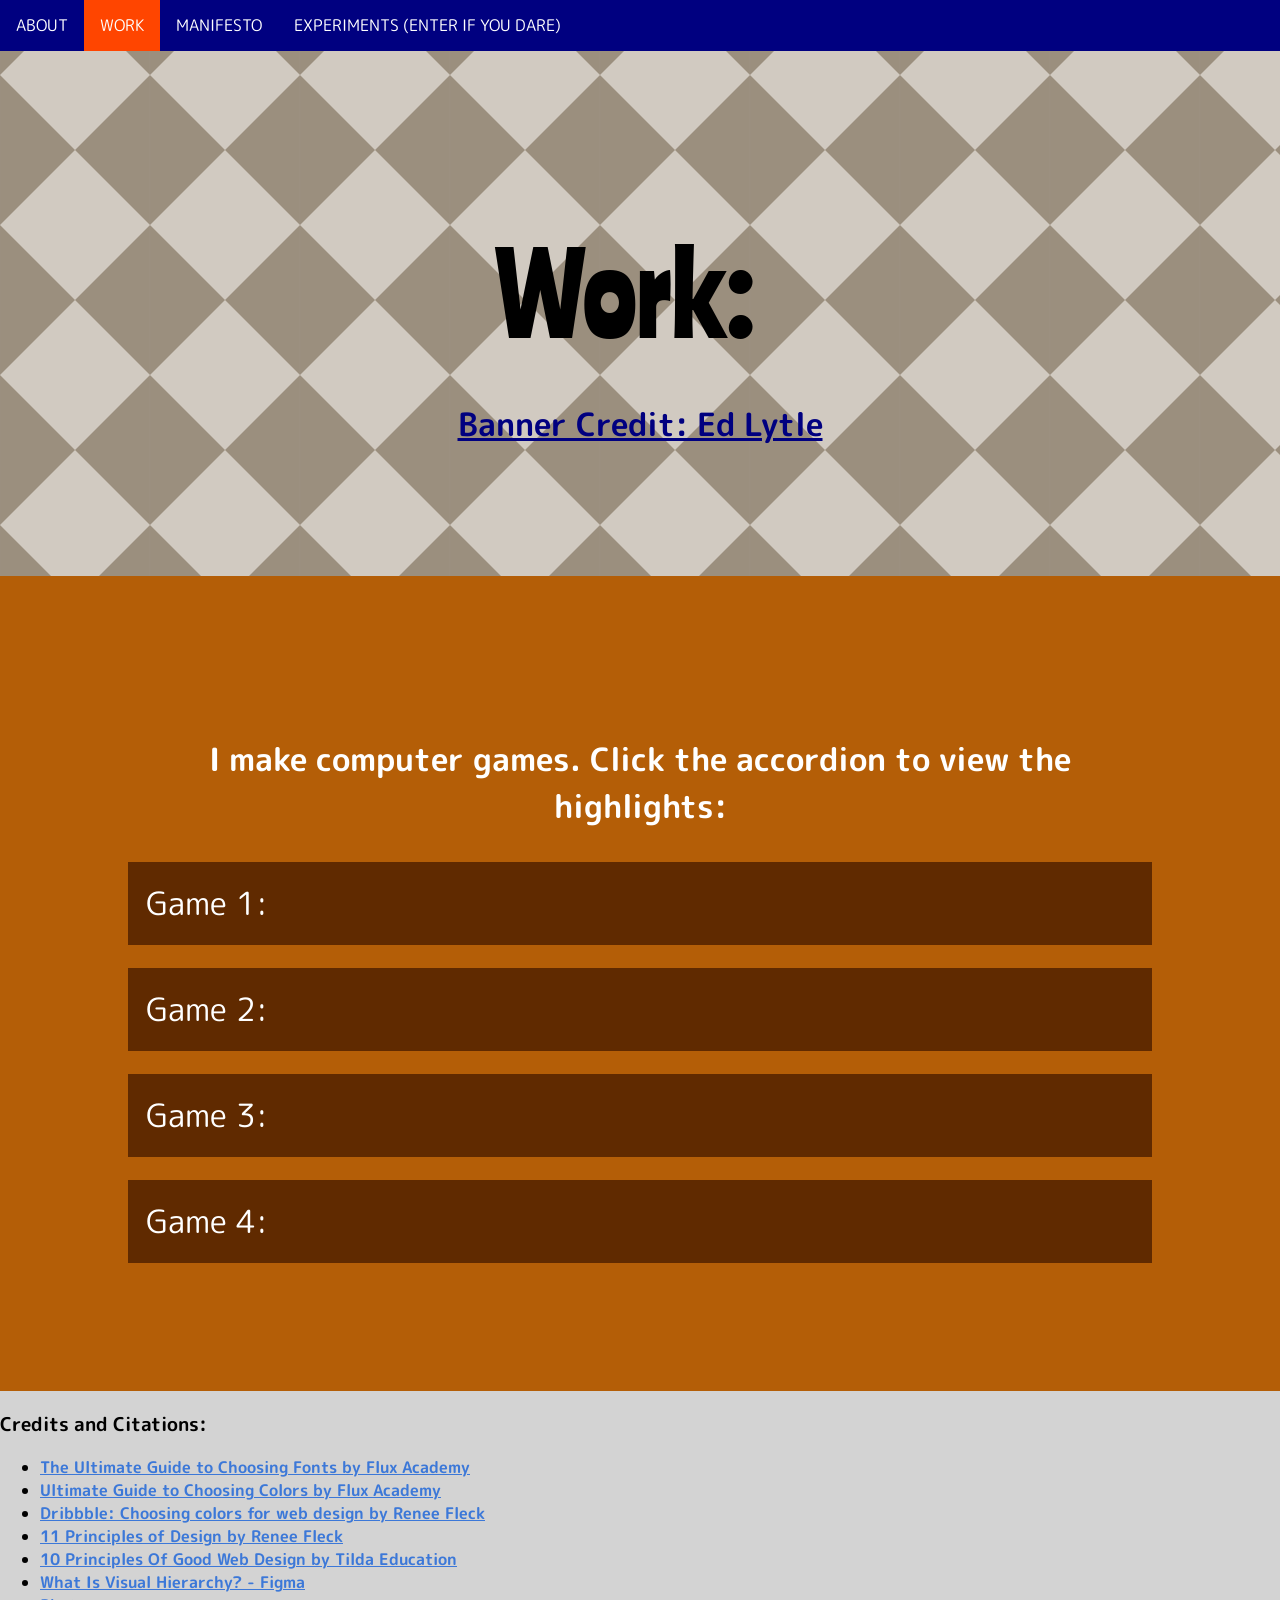
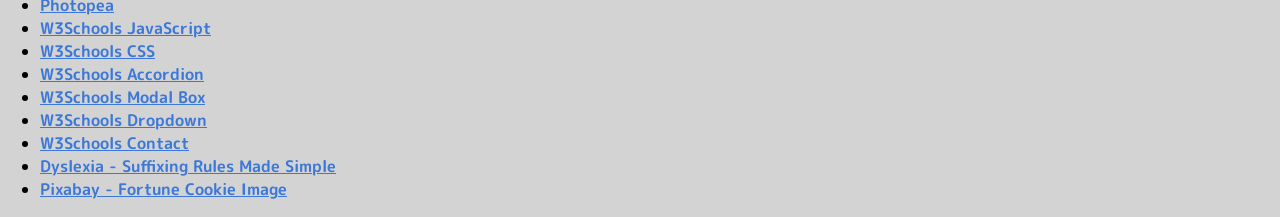
<file: work.html>
<!doctype html>
<html>
<head>
<meta charset="utf-8">
<title>Work</title>
<title>!</title>
<link href="style.css" rel="stylesheet" type="text/css">
<link rel="preconnect" href="https://fonts.googleapis.com">
<link rel="preconnect" href="https://fonts.gstatic.com" crossorigin>
<link href="https://fonts.googleapis.com/css2?family=Comic+Relief:wght@400;700&family=Luckiest+Guy&family=M+PLUS+Rounded+1c&family=Ranchers&display=swap" rel="stylesheet">

</head>
	

<body>
	 <ul class="topnav">
  <li><a  href="index.html">ABOUT</a></li>
  <li><a class="active" href="work.html">WORK</a></li>
  <li><a href="manifesto.html">MANIFESTO</a></li>
  <li><a href="experiments.html">EXPERIMENTS (ENTER IF YOU DARE)</a></li>
</ul>
	
	<section class="hero"><!--Hero Section-->
		

		<div class="centerImage"> <h1 style="font-size: 7em">Work:
		</h1><br><br><br><br>
		</div>
		<a style="font-size: 2em" href="https://drive.google.com/drive/folders/138Dli7o9qefwIyKHkvK41R33B7PqEd4r" target="_blank"
			<cite class="centerImage"><strong>Banner Credit: Ed Lytle</cite>
	</a>
	</section>

	
	<!--Color Section-->
	<section class="sectionBG2">


			<p style= "font-size: 2em"; "text-align: left">I make computer games. Click the accordion to view the highlights:</p>
	<button class="accordion" style="font-size: 2em;">Game 1:</button>
<div class="panel">
 	<br>
	<br><div class="centerImage"> 		
			<br>
	<br>	<img  src="images/rolltoss.png"images/fontpairing.png"" alt= "My first ever phone game." width="400"/>
	   </div>
	<cite class="centerImage">Image Credit: Ed Lytle</cite>
		<p style="font-size: 2em">This was my first game that I published to phones. You made the little purple guy run around, collect cards, and make the evil monsters get stuck in bushes. Obviously, something I regularly ate around this time must have consistently had something funny in it.</p>
	<br>
		<br>
		<div class="centerImage"> 		
			<a href="https://ed-lytle.itch.io/roll-toss" target="_blank">
			<button class="button" style="font-size: 2em">PLAY</button>
		</a>
			<br>
	<br>
		</div>
		<br>
	<br>
	   </div>
</div>
	<br>
	<br>
<button class="accordion"style="font-size: 2em;">Game 2:</button>
<div class="panel">
  <p style="font-size: 2em;" >	<div class="centerImage"> 		
			<br><img  src="images/trent.png""" alt= "My first ever browser game." width="400"/>
	   </div>
	<cite class="centerImage">Image Credit: Ed Lytle</cite>
		<p style="font-size: 2em">This was my first attempt at making a web browser game. You control the triangle and try to avoid being pushed to the left side of the screen by the squares. Not exactly a technological advancement, but it did lay the groundwork for my favorite project to date.</p>
		</p>	<br>
	<br>
<div class="centerImage"> 		
			<a href="https://ed-lytle.itch.io/trent-the-triangle" target="_blank">
				<button class="button" style="font-size: 2em">PLAY</button></a>
</div>
	<br>
	<br>

</div>
		<br>
	<br>
<button class="accordion"style="font-size: 2em;">Game 3:</button>
<div class="panel">
			<br>
	<br>  <div class="centerImage"> 		
		<br><br><img  src="images/finley1.png""" alt= "My most recent project." width="400"/>
	   </div>
	<cite class="centerImage">Image Credit: Ed Lytle</cite>
		<p style="font-size: 2em">This project marks shifting from making browser games to entertain my friends to making brain puzzles with the goal of mitigating mental blocks, this one specifically being made for math anxiety. You move the alien around, collect multiples of a certain number, and try not to get pushed off the board by the meteors.  <a href="https://www.graycellgames.com/" target="_blank">Here is my website, where you can learn more.</a></p>
		<br><br>
</div>
		<br>
	<br>
<button class="accordion"style="font-size: 2em;">Game 4:</button>
<div class="panel">
			<br>
	<br><div class="centerImage"> 
  <br><br><img  src="images/wordweed.png""" alt= "What I'm currently working on." width="400"/>
	   </div>
	<cite class="centerImage">Image Credit: Ed Lytle</cite><br><br>
		<p style="font-size: 2em">This is my current project, which I was called on by a specialist to make. It is another brain puzzle with the goal of helping symptoms of Dyslexia. You are given words, and you can only pick the letters that are actually part of that word. <a href="https://louiseselbydyslexia.com/suffixing-rules-made-simple/" target="_blank">It's still being worked on, so you can read up on what the specialist wanted me to keep in mind in the meantime.</a></p>
		<br><br>
</div>
<script>
var acc = document.getElementsByClassName("accordion");
var i;

for (i = 0; i < acc.length; i++) {
  acc[i].addEventListener("click", function() {
    this.classList.toggle("active");
    var panel = this.nextElementSibling;
    if (panel.style.display === "block") {
      panel.style.display = "none";
    } else {
      panel.style.display = "block";
    }
  });
}
</script>
</section>


<footer><!--Credits/Citations Section-->
		<h3>	Credits and Citations:</h3>
		<ul>
			<li>
			<a href="https://www.flux-academy.com/blog/the-ultimate-guide-to-choosing-fonts" target="_blank">The Ultimate Guide to Choosing Fonts by Flux Academy</a>
			</li>
			
			<li>
			<a href="https://www.flux-academy.com/blog/ultimate-guide-to-choosing-colors-for-web-design" target="_blank">Ultimate Guide to Choosing Colors by Flux Academy</a>
			</li>
			
			<li>
			<a href="https://dribbble.com/stories/2018/12/19/choosing-colors-for-web-design-a-practical-ui-color-application-guide" target="_blank">Dribbble: Choosing colors for web design by Renee Fleck</a>
			</li>
			
			<li>
			<a href="https://dribbble.com/resources/education/principles-of-design/" target="_blank">11 Principles of Design by Renee Fleck</a>
			</li>
			
			<li>
			<a href="https://tilda.education/en/web-design-principles" target="_blank">10 Principles Of Good Web Design by Tilda Education</a>
			</li>
			<li>
			<a href="https://www.figma.com/resource-library/what-is-visual-hierarchy/" target="_blank">What Is Visual Hierarchy? - Figma</a>
			</li>
			<li>
			<a href="https://www.photopea.com/?utm_source=homescreen" target="_blank">Photopea</a>
			</li>
						<li>
			<a href="https://www.w3schools.com/js/" target="_blank">W3Schools JavaScript</a>
			</li>
			<li>
			<a href="https://www.w3schools.com/css/" target="_blank">W3Schools CSS</a>
			</li>
			<li>
			<a href="https://www.w3schools.com/howto/howto_js_accordion.asp" target="_blank">W3Schools Accordion</a>
			</li>
			<li>
			<a href="https://www.w3schools.com/howto/howto_css_modals.asp" target="_blank">W3Schools Modal Box</a>
			</li>
			<li>
			<a href="https://www.w3schools.com/howto/howto_js_dropdown.asp" target="_blank">W3Schools Dropdown</a>
			</li>
			<li>
			<a href="https://www.w3schools.com/howto/howto_css_contact_section.asp" target="_blank">W3Schools Contact</a>
			</li>

			<li>
			<a href="https://louiseselbydyslexia.com/suffixing-rules-made-simple/">Dyslexia  - Suffixing Rules Made Simple</a>
			</li>

			<li>
			<a href="https://pixabay.com/vectors/fortune-cookie-fortune-cookie-575751/" target="_blank">Pixabay - Fortune Cookie Image </a>
			</li>

		</ul>
		
	
	</footer>
	
	
</body>
</html>
</file>
<file: style.css>
@charset "utf-8";
body {
	font-family: "M PLUS Rounded 1c", "serif";
	font-size: 2;
	color: white;
	margin: 0;
	background-color: lightgray;
}

h1 {
	font-family: "Ranchers", sans-serif;
  font-weight: 10;
  font-style: normal;
 margin-bottom: 40px !important;
	color: black;

	
}

h2 {
	 font-family: "Ranchers", sans-serif;
  font-weight: 7;
text-underline-position: below;
  font-style: normal;

}


section {
	padding: 10%;
	
}

.sectionBG {
	background-color: peachpuff;
	font-size: 12;
	color: black;
	text-align: center;

}
.sectionBG2 {
	background-color: #B45E07;
	font-family: "M PLUS Rounded 1c", "serif";
	font-size: 2;
	text-align: center;
	margin-bottom: inherit;
	color: white;
	margin: 0;
	 transition: 1s;

	
}
h3 {
	color: black;
}
li {
	color: black;
}
.leftmost {
	text-align: left;
	font-size: "2em";
}
a {
		color: #3C78D8;
	}

}
footer {
	background-color: lightgray;
	font-family: "M PLUS Rounded 1c", "serif";
	font-size: 2;
	margin-bottom: inherit;
	padding-left: 10%;
	color: black;
}
.button {
  background-color: #3C78D8;
  border: none;
  color: black;
  padding: 15px 32px;
  text-align: center;
  text-decoration: none;
  display: inline-block;
  font-size: 16px;
  margin: 4px 2px;
  cursor: pointer;
font-family: "M PLUS Rounded 1c", sans-serif;
border-radius: 5px;
	
}

.button:hover {
	background-color: rebeccapurple;
	  transition: 1s;

}

.imageSpace {
	
	display: flex;
	
}
.centerImage{
	display: flex;
	gap: 30px !important;
	justify-content: center;
}

/* Whenever you want flow to stop, use style="clear: both" */

.leftImage {
	float: left;
	padding-right: 40px;
	padding-bottom: 30px;
	overflow: auto;
}

.rightImage {
	float: right;
	padding-left: 40px;
	padding-bottom: 30px;
	overflow: auto;
	

}

.hero {
    	background-image: url("images/PortfolioHeroHeader.png");
		color: black;
}



.hero img {
    width: 300px;
    height: auto;
}

.homehero {
    	background-image: url("images/LowSatHero.png");

}
ul.topnav {
	float: left;
	position: fixed;
	width: 100%;
  list-style-type: none;
  margin: 0;
  padding: 0;
  overflow: hidden;
  background-color: navy;
}

ul.topnav li {

	float: left;}

ul.topnav li a {
  display: block;
  color: white;
  text-align: center;
  padding: 14px 16px;
  text-decoration: none;
}

ul.topnav li a:hover:not(.active) {background-color: black;  color: yellow; transition: 2s;
}

ul.topnav li a.active {background-color: orangered;}

ul.topnav li.right {float: right;}

@media screen and (max-width: 600px) {
  ul.topnav li.right, 
  ul.topnav li {float: none;}
}
.sectionBG2 a {
    color: navy;
	hover: purple;
}
.hero a {
    color: navy;
	hover: purple;
}
.homehero a {
    color: red;
	hover: purple;
}

a:hover {
	color: purple;
	transition: 1s;

}
/* The Modal (background) */
.modal {
  display: none; /* Hidden by default */
  position: fixed; /* Stay in place */
  z-index: 1; /* Sit on top */
  padding-top: 100px; /* Location of the box */
  left: 0;
  top: 0;
  width: 100%; /* Full width */
  height: 100%; /* Full height */
  overflow: auto; /* Enable scroll if needed */
  background-color: rgb(0,0,0); /* Fallback color */
  background-color: rgba(0,0,0,0.4); /* Black w/ opacity */
}

/* Modal Content */
.modal-content {
  background-color: #fff;
  margin: auto;
  padding: 20px;
  border: 0px solid #888;
  width: 80%;
}

/* The Close Button */
.close {
  color: #FF0004;
  float: right;
  font-size: 28px;
  font-weight: bold;
		font-family: "M PLUS Rounded 1c", "serif";

}

.close:hover,
.close:focus {
  color: black;
font-family: "M PLUS Rounded 1c", "serif";
  transition: 1s;

  text-decoration: none;
  cursor: pointer;
}

/* Dropdown Button */
.dropbtn {
  background-color: #3498DB;
  color: white;
  padding: 16px;
  font-size: 16px;
	font-family: "M PLUS Rounded 1c", "serif";
  border: none;
  cursor: pointer;
}

/* Dropdown button on hover & focus */
.dropbtn:hover, .dropbtn:focus {
  background-color: rebeccapurple;
	  transition: 1s;

}

/* The container <div> - needed to position the dropdown content */
.dropdown {
  position: relative;
  display: inline-block;
}

/* Dropdown Content (Hidden by Default) */
.dropdown-content {
  display: none;
  position: absolute;
  background-color: #f1f1f1;
  min-width: 295px;
  box-shadow: 0px 8px 16px 0px rgba(0,0,0,0.2);
  z-index: 0;
}

/* Links inside the dropdown */
.dropdown-content a {
  color: black;
  padding: 12px 16px;
  text-decoration: none;
	font-family: "M PLUS Rounded 1c", "serif";
  transition: 1s;

  display: inline-block;
}

/* Change color of dropdown links on hover */
.dropdown-content a:hover {background-color: yellow;   transition: 1s;
}

/* Show the dropdown menu (use JS to add this class to the .dropdown-content container when the user clicks on the dropdown button) */
.show {display:block;}

/* Style the buttons that are used to open and close the accordion panel */
.accordion {
  background-color: #602A00;
  color: white;
	font-family: "M PLUS Rounded 1c", "serif";
  cursor: pointer;
  padding: 18px;
  width: 100%;
  text-align: left;
  border: thick;
  outline: thick;
  transition: 1s;
}

/* Add a background color to the button if it is clicked on (add the .active class with JS), and when you move the mouse over it (hover) */
.active, .accordion:hover {
  background-color: brown;
	color: yellow;
}

/* Style the accordion panel. Note: hidden by default */
.panel {
  padding: 0 18px;
  background-color: black;
  display: none;
  overflow: hidden;
}

/* Popup container */
.popup {
  position: relative;
  display: inline-block;
  cursor: pointer;
		font-family: "M PLUS Rounded 1c", "serif";

}

/* The actual popup (appears on top) */
.popup .popuptext {
  visibility: hidden;
  width: 160px;
  background-color: #555;
  color: black;
  text-align: center;
  border-radius: 6px;
  padding: 8px 0;
  position: absolute;
  z-index: 1;
  bottom: 125%;
  left: 50%;
  margin-left: -80px;
}

/* Popup arrow */
.popup .popuptext::after {
  content: "";
  position: absolute;
  top: 100%;
  left: 50%;
  margin-left: -5px;
  border-width: 5px;
  border-style: solid;
  border-color: #555 transparent transparent transparent;
		font-family: "M PLUS Rounded 1c", "serif";

}

/* Toggle this class when clicking on the popup container (hide and show the popup) */
.popup .show {
  visibility: visible;
  -webkit-animation: fadeIn 1s;
  animation: fadeIn 1s
}

/* Add animation (fade in the popup) */
@-webkit-keyframes fadeIn {
  from {opacity: 0;}
  to {opacity: 1;}
}

@keyframes fadeIn {
  from {opacity: 0;}
  to {opacity:1 ;}
}
</file>
